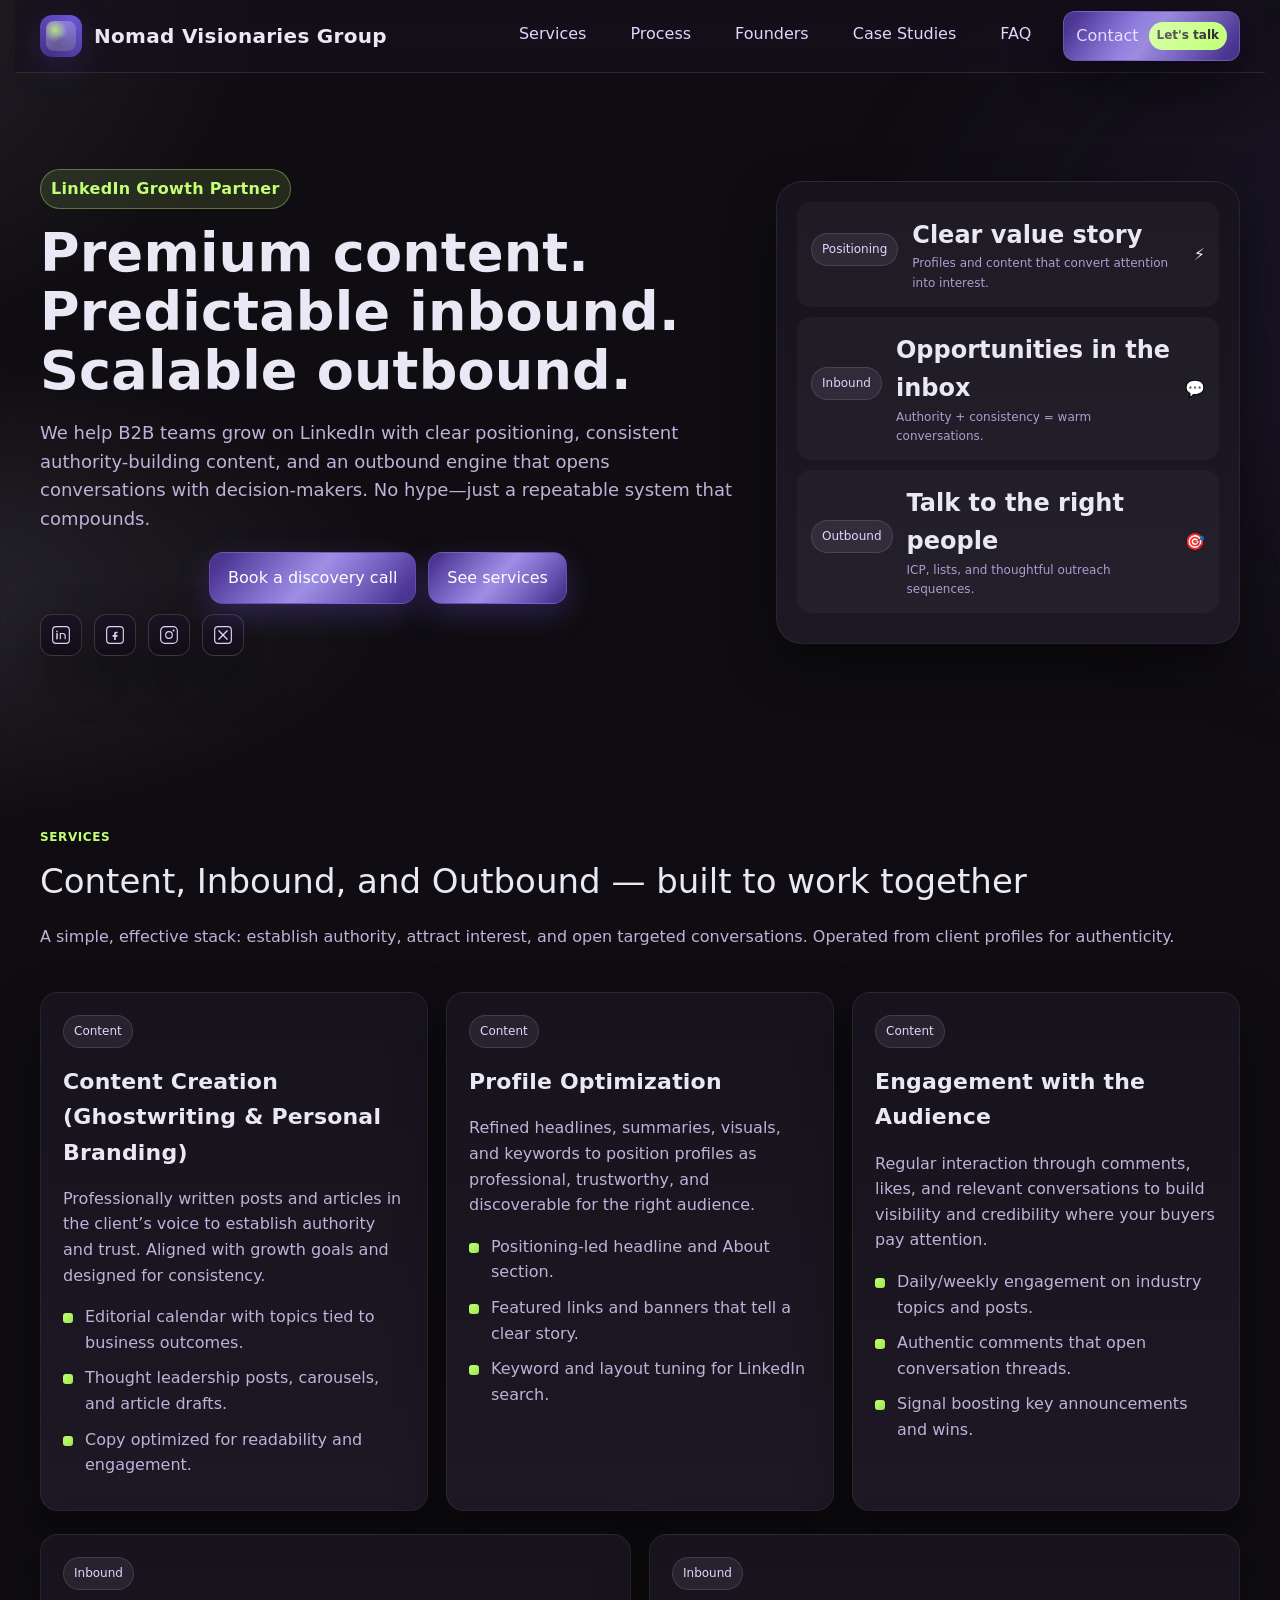
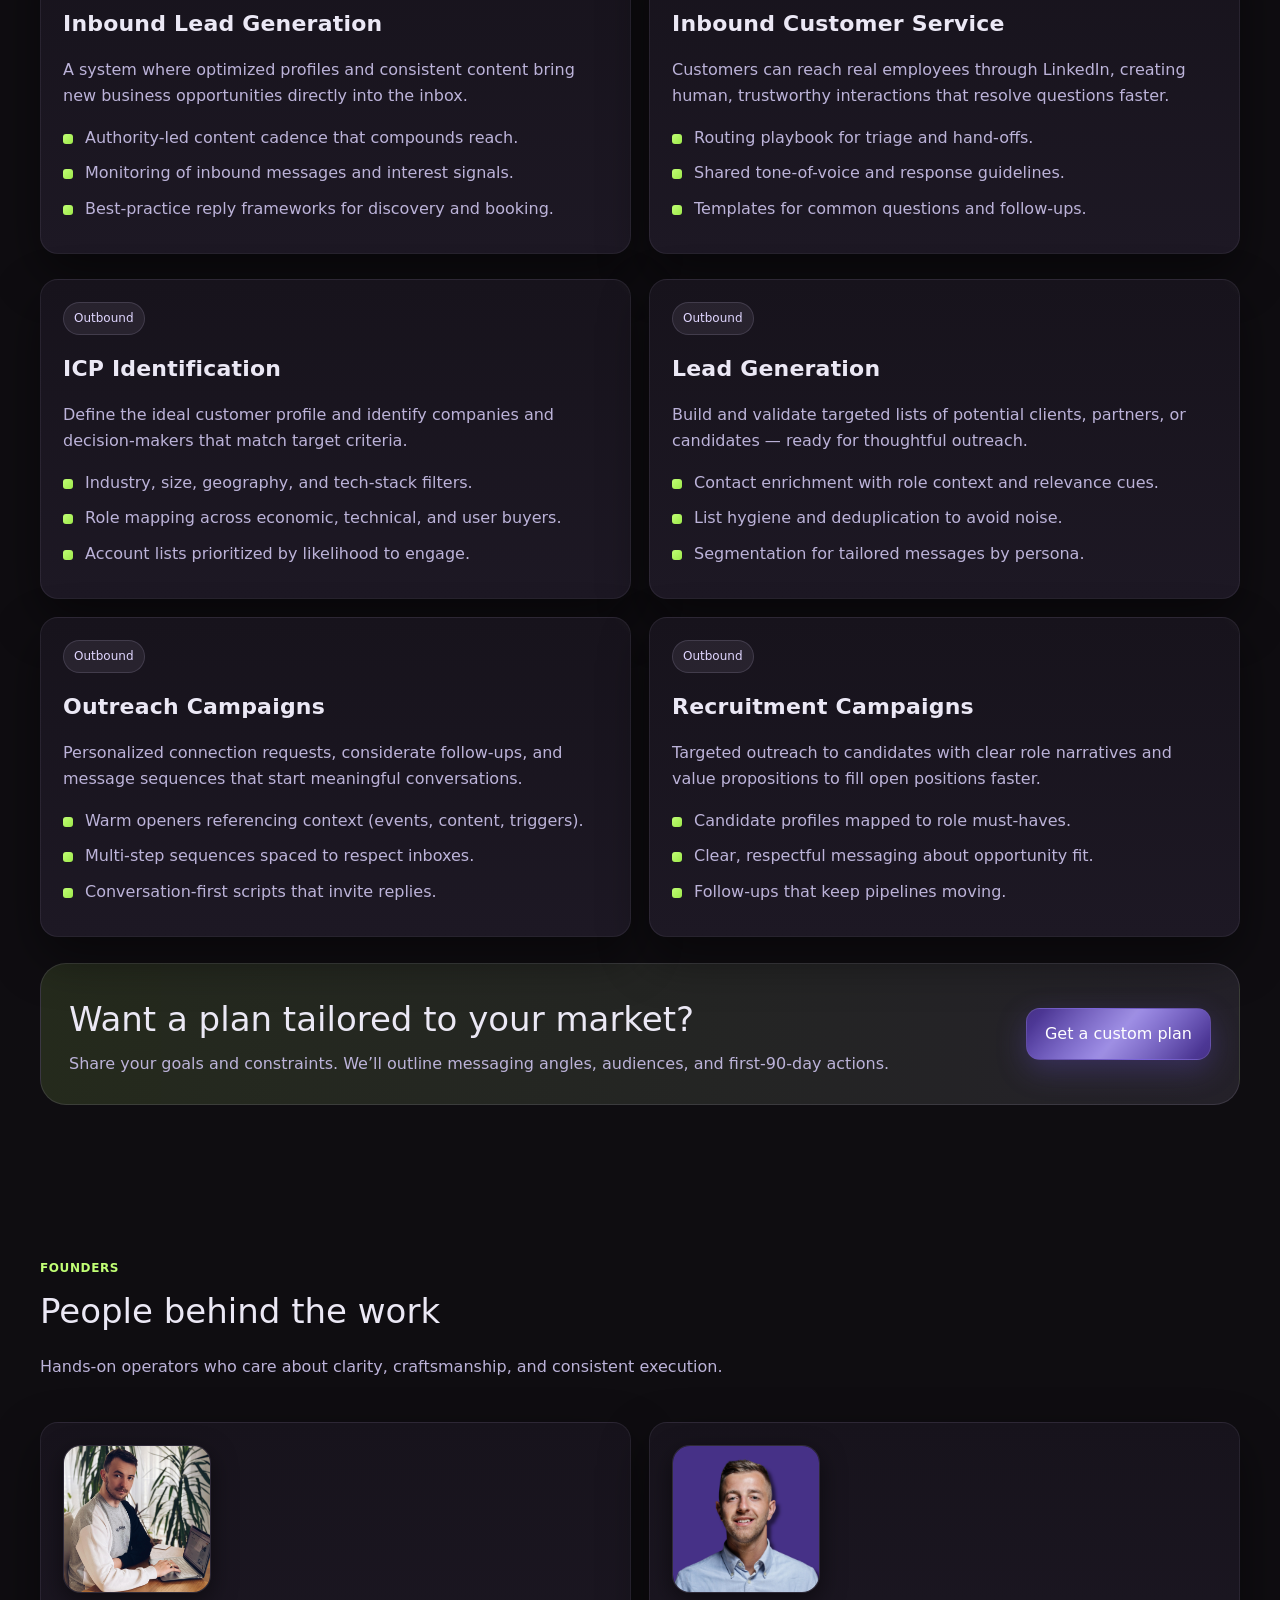
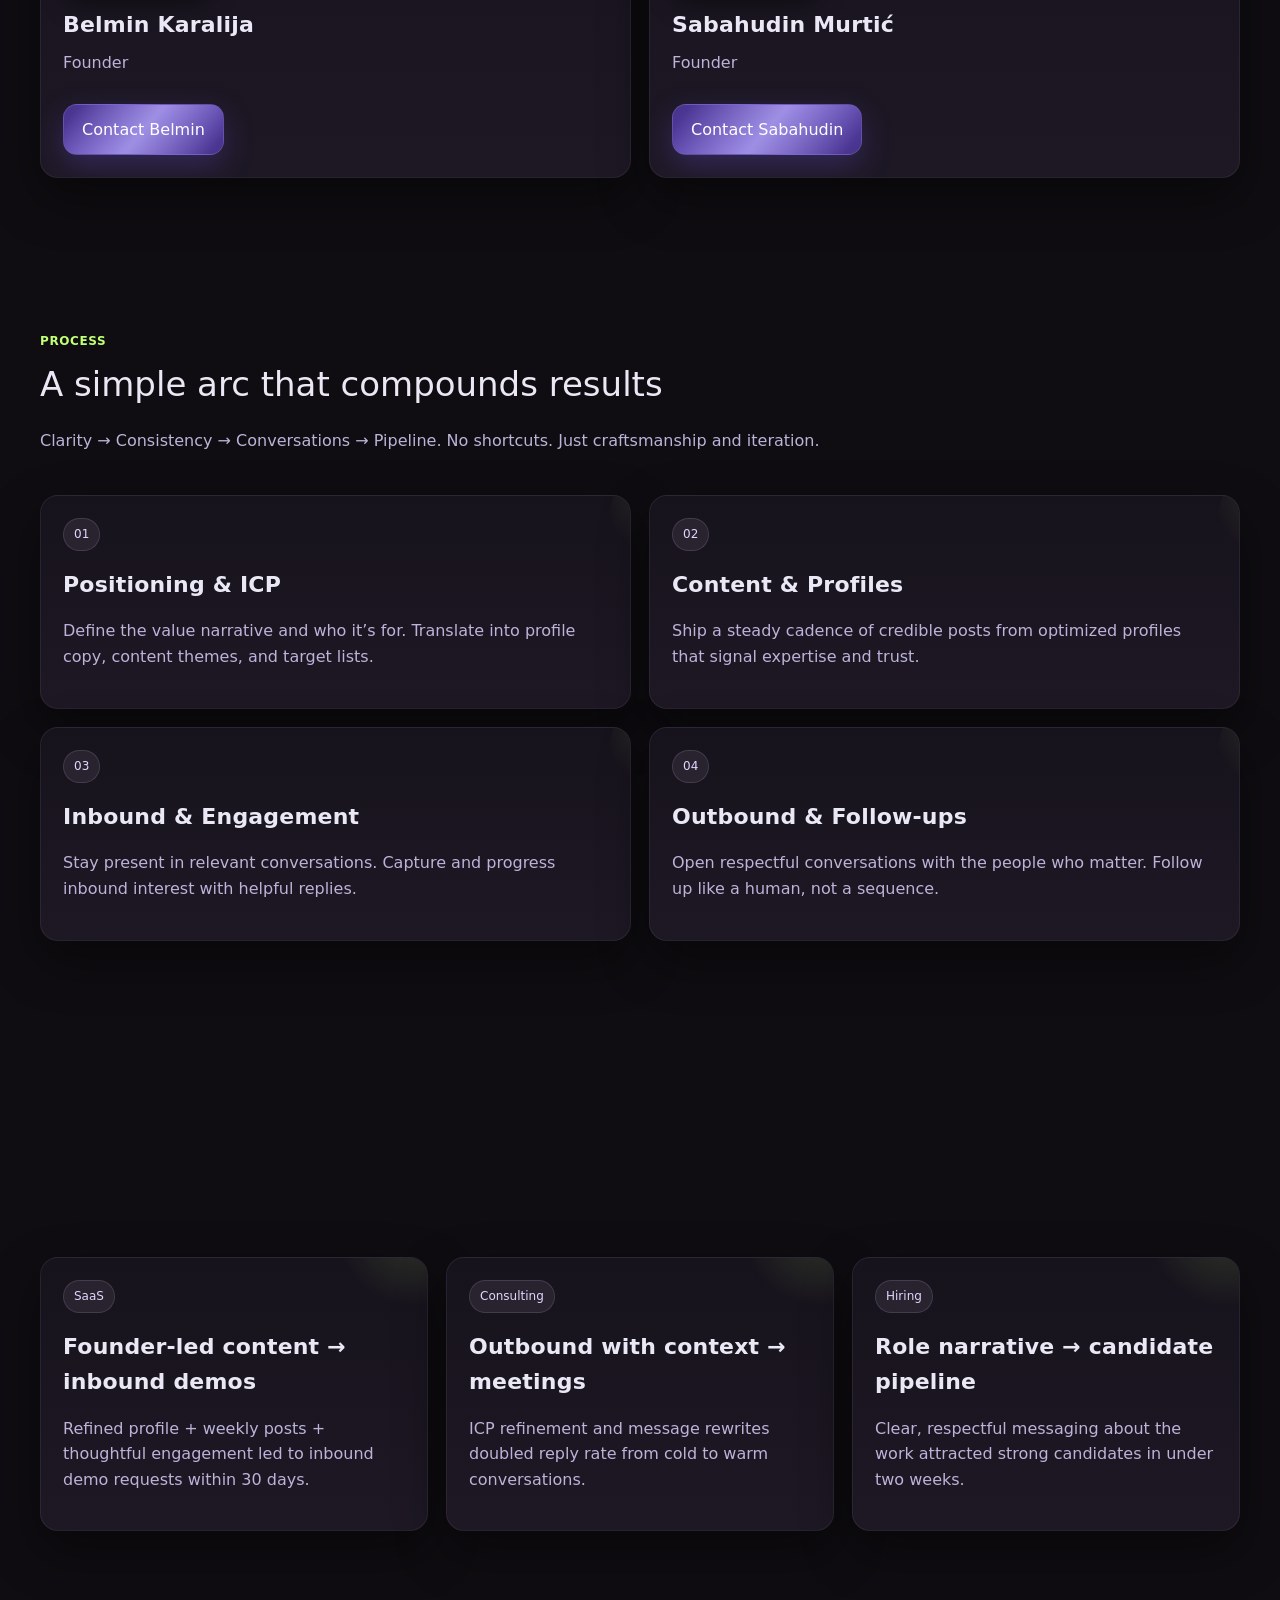
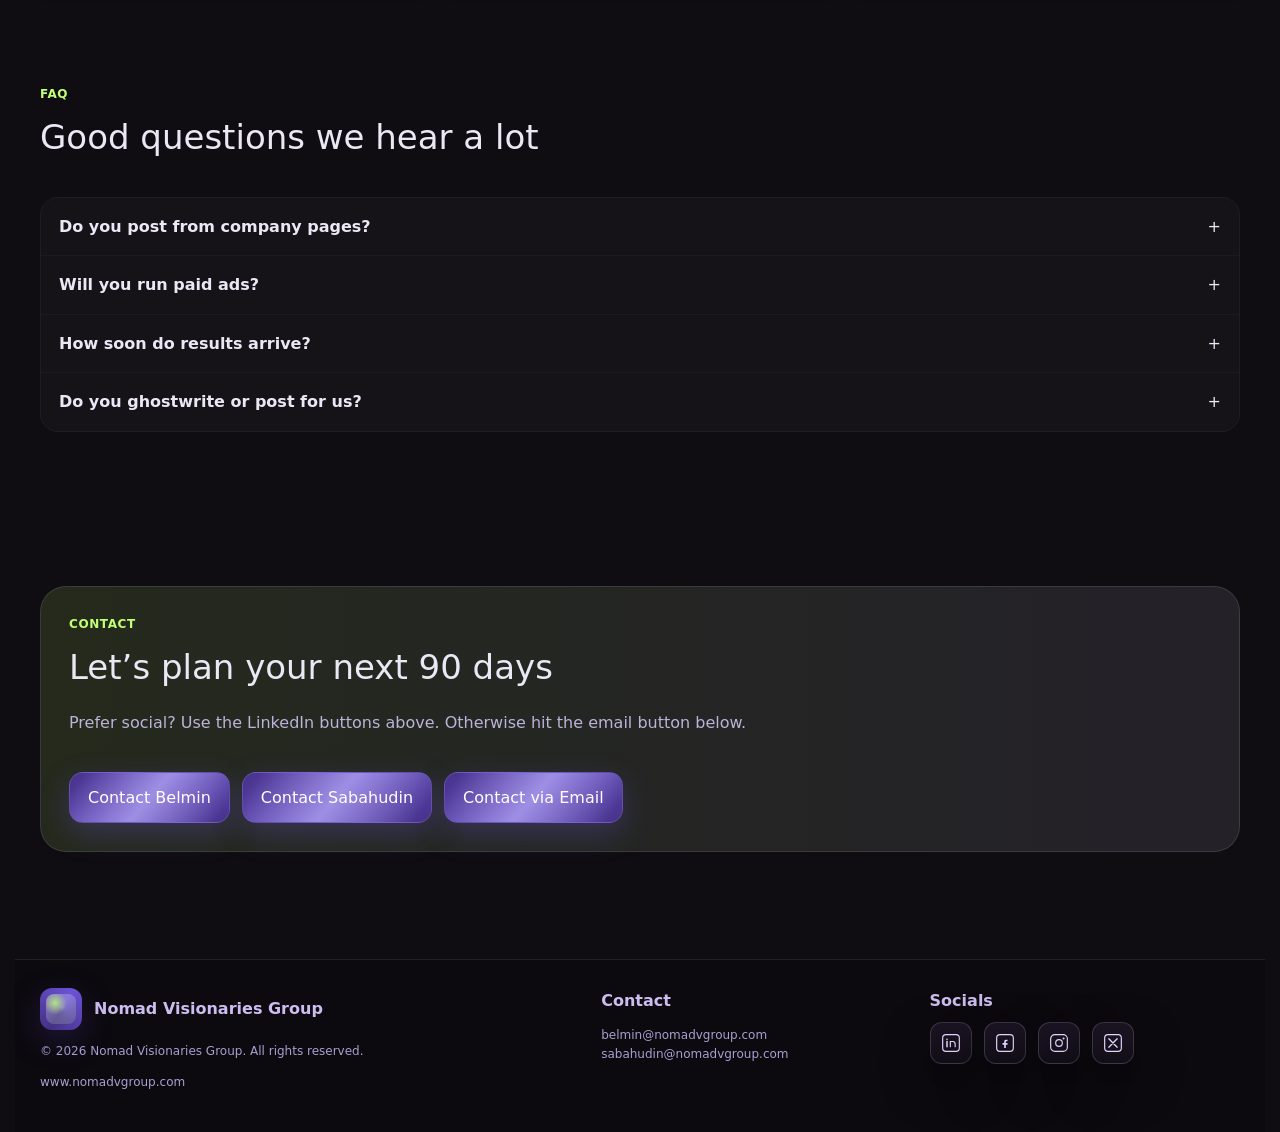
<file: index.html>
<!DOCTYPE html>
<html lang="en">
<head>
  <meta charset="utf-8" />
  <meta name="viewport" content="width=device-width, initial-scale=1" />
  <title>Nomad Visionaries Group — LinkedIn Growth Partner</title>
  <meta name="description" content="Nomad Visionaries Group helps B2B teams grow on LinkedIn with premium content, inbound systems, and outbound pipelines. Personal branding, ICP definition, lead generation, outreach, recruitment, and inbound customer service — all operated from client profiles." />
  <meta name="theme-color" content="#463187" />
  <link rel="canonical" href="https://www.nomadvgroup.com" />

  <!-- Open Graph -->
  <meta property="og:title" content="Nomad Visionaries Group — LinkedIn Growth Partner" />
  <meta property="og:description" content="Premium LinkedIn content, inbound, and outbound systems for predictable growth." />
  <meta property="og:url" content="https://www.nomadvgroup.com" />
  <meta property="og:type" content="website" />

  <style>
    :root{
      --purple:#463187;
      --purple-700:#37276b;
      --light-purple:#e0d6ff;
      --black:#2c262e;
      --green:#c1ff75;
      --white:#fff;
      --bg:#0f0d11;
      --text:#ebe8f5;
      --muted:#bcb3d9;
      --card:#17131c;
      --card-2:#1d1824;
      --shadow:0 20px 50px rgba(0,0,0,.45);
      --radius:18px;
      --radius-lg:26px;
      --maxw:1200px;
      --blur:14px;
      --safe:15px; /* universal side padding */
    }

    *,*::before,*::after{box-sizing:border-box}
    html,body{margin:0;padding:0}
    img{display:block;max-width:100%}
    a{text-decoration:none;color:inherit}
    button{font:inherit}

    body{
      font-family: ui-sans-serif, system-ui, -apple-system, Segoe UI, Roboto, Helvetica, Arial, "Apple Color Emoji","Segoe UI Emoji";
      background:
        radial-gradient(1200px 600px at 80% -20%, rgba(193,255,117,.10), transparent 60%),
        radial-gradient(900px 400px at -10% 10%, rgba(224,214,255,.12), transparent 60%),
        var(--bg);
      color:var(--text);
      line-height:1.6;
      overflow-x:hidden;
      padding-inline:var(--safe); /* breathing room on both sides */
    }

    .container{max-width:var(--maxw); margin-inline:auto; padding-inline:0}

    /* Header */
    .header{position:sticky; top:0; z-index:50; backdrop-filter:saturate(180%) blur(var(--blur)); background:rgba(22,18,28,.55); border-bottom:1px solid rgba(224,214,255,.12)}
    .nav{display:flex; align-items:center; justify-content:space-between; min-height:72px}
    .brand{display:flex; align-items:center; gap:12px}
    .logo{width:42px; height:42px; background: conic-gradient(from 210deg, var(--purple), #6b53d6, var(--purple)); border-radius:12px; position:relative; box-shadow:0 10px 30px rgba(70,49,135,.35)}
    .logo::after{content:""; position:absolute; inset:6px; border-radius:8px; background: radial-gradient(circle at 30% 30%, rgba(193,255,117,.8), transparent 40%), linear-gradient(145deg, rgba(224,214,255,.35), rgba(193,255,117,.15)); mix-blend: screen}
    .brand h1{font-size: clamp(16px, 2.2vw, 20px); letter-spacing:.3px; font-weight:700}

    .nav-links{display:flex; gap:20px}
    .nav-links a{padding:10px 12px; border-radius:12px; color:var(--light-purple); position:relative}
    .nav-links a::after{content:""; position:absolute; left:12px; right:12px; bottom:6px; height:2px; background:linear-gradient(90deg, transparent, var(--green), transparent); transform:scaleX(0); transform-origin:center; transition:transform .35s ease}
    .nav-links a:hover{color:var(--white)}
    .nav-links a:hover::after{transform:scaleX(1)}

    .cta-btn{display:inline-flex; align-items:center; gap:10px; padding:12px 18px; border-radius:14px; border:1px solid rgba(224,214,255,.2); background: linear-gradient(120deg, var(--purple), #6b53d6 40%, var(--purple)); box-shadow:var(--shadow); position:relative; overflow:hidden; cursor:pointer}
    .cta-btn span.badge{background: var(--green); color:#17171a; padding:4px 8px; border-radius:999px; font-size:12px; font-weight:700}
    .cta-btn::before{content:""; position:absolute; inset:-120% -40%; background: linear-gradient(120deg, rgba(255,255,255,.00) 30%, rgba(255,255,255,.35) 50%, rgba(255,255,255,.00) 70%); transform:rotate(8deg);}
    .cta-btn:hover::before{animation:sheen .9s ease}

    @keyframes sheen{from{transform:translateX(-60%) rotate(8deg)}to{transform:translateX(60%) rotate(8deg)}}

    .hamburger{display:none; width:42px; height:42px; border-radius:12px; border:1px solid rgba(224,214,255,.15); background:linear-gradient(180deg, #1a1422, #120e17); align-items:center; justify-content:center; cursor:pointer}
    .hamburger svg{width:22px; height:22px}

    /* Buttons */
    .btn,.faq-q{cursor:pointer}
    .btn{display:inline-flex; align-items:center; gap:10px; padding:12px 18px; border-radius:14px; border:1px solid rgba(224,214,255,.14); position:relative; overflow:hidden; transition: transform .25s cubic-bezier(.2,.8,.2,1), box-shadow .25s ease, border-color .25s ease}
    .btn.primary{background: linear-gradient(135deg, var(--purple) 0%, #6b53d6 50%, var(--purple) 100%); color:white; box-shadow:0 10px 30px rgba(107,83,214,.3)}
    .btn::before{content:""; position:absolute; inset:-120% -40%; background: linear-gradient(120deg, rgba(255,255,255,.00) 30%, rgba(255,255,255,.35) 50%, rgba(255,255,255,.00) 70%); transform:rotate(8deg)}
    .btn:hover{transform: translateY(-2px); box-shadow:0 16px 40px rgba(107,83,214,.35); border-color:rgba(224,214,255,.35)}
    .btn:hover::before{animation:sheen .9s ease}
    .btn:active{transform: translateY(0)}

    /* Utility row for centered actions */
    .actions{display:flex; gap:12px; flex-wrap:wrap; justify-content:center}

    /* Hero */
    .hero{position:relative; padding: clamp(56px, 8vw, 96px) 0}
    .hero::before{content:""; position:absolute; inset:-20% -10% -10% -10%; background:
      radial-gradient(800px 400px at 70% -20%, rgba(193,255,117,.08), transparent 40%),
      radial-gradient(900px 600px at -10% 10%, rgba(224,214,255,.12), transparent 60%),
      radial-gradient(1200px 800px at 110% 40%, rgba(70,49,135,.25), transparent 60%);
      filter: blur(20px); z-index:-1; animation:bgShift 18s ease-in-out infinite alternate}
    @keyframes bgShift{from{transform: translateY(0)}to{transform: translateY(-18px)}}

    .hero-grid{display:grid; grid-template-columns: 1.2fr .8fr; gap: clamp(20px, 4vw, 40px); align-items:center}
    .eyebrow{display:inline-flex; align-items:center; gap:8px; padding:6px 10px; border-radius:999px; background:rgba(193,255,117,.12); color:var(--green); border:1px solid rgba(193,255,117,.35); font-weight:700; letter-spacing:.3px}
    .hero h2{font-size: clamp(32px, 5vw, 54px); line-height:1.1; margin:14px 0; letter-spacing:.2px}
    .hero p{color:var(--muted); font-size: clamp(16px, 2vw, 18px)}
    .hero-cta{display:flex; gap:12px; flex-wrap:wrap; margin-top:18px}

    .hero-card{background: linear-gradient(180deg, var(--card), var(--card-2)); border:1px solid rgba(224,214,255,.08); padding:20px; border-radius:var(--radius-lg); box-shadow:var(--shadow); perspective:1000px}
    .metric{display:grid; grid-template-columns: auto 1fr auto; gap:14px; align-items:center; padding:14px; border-radius:14px; background:rgba(224,214,255,.04); margin-bottom:10px; transform: translateZ(0); will-change: transform}
    .metric strong{font-size:24px}

    /* Social icons */
    .socials{display:flex; gap:12px; align-items:center; flex-wrap:wrap; margin-top:10px}
    .socials a{width:42px; height:42px; display:grid; place-items:center; border-radius:12px; border:1px solid rgba(224,214,255,.18); background:linear-gradient(180deg, #1a1422, #120e17); box-shadow:var(--shadow); transition:transform .2s ease, border-color .2s ease, box-shadow .3s ease}
    .socials a:hover{transform:translateY(-2px); border-color:rgba(193,255,117,.5); box-shadow:0 18px 36px rgba(193,255,117,.18)}
    .socials a svg{width:20px; height:20px}

    /* Sections */
    section{padding: clamp(48px, 6vw, 80px) 0; position:relative}
    .section-head{display:flex; align-items:flex-end; justify-content:space-between; gap:18px; margin-bottom:26px}
    .kicker{color:var(--green); font-weight:800; letter-spacing:.6px; text-transform:uppercase; font-size:12px}
    .h3{font-size: clamp(24px, 3.5vw, 34px); margin:6px 0}
    .desc{color:var(--muted)}

    .grid{display:grid; gap:18px}
    .grid.cols-3{grid-template-columns: repeat(3, 1fr)}
    .grid.cols-2{grid-template-columns: repeat(2, 1fr)}

    .card{background:linear-gradient(180deg, var(--card), var(--card-2)); border:1px solid rgba(224,214,255,.08); padding:22px; border-radius:var(--radius); box-shadow:var(--shadow); position:relative; overflow:hidden; transform: translateZ(0); will-change: transform}
    .card::after{content:""; position:absolute; inset: -30% -30% auto auto; width:200px; height:200px; background: radial-gradient(circle at 30% 30%, rgba(193,255,117,.15), transparent 40%); transform: rotate(15deg)}
    .card h4{font-size: clamp(18px, 2.4vw, 22px); margin:6px 0 10px; letter-spacing:.2px}
    .card p{color:var(--muted)}
    .chip{display:inline-flex; align-items:center; gap:8px; padding:6px 10px; border-radius:999px; background:rgba(224,214,255,.08); color:var(--light-purple); border:1px solid rgba(224,214,255,.14); font-size:12px; margin-bottom:10px}

    ul.clean{margin:10px 0 0 0; padding:0; list-style:none}
    ul.clean li{padding-left:22px; position:relative; margin:10px 0; color:var(--muted)}
    ul.clean li::before{content:""; position:absolute; left:0; top:9px; width:10px; height:10px; border-radius:3px; background:linear-gradient(135deg, var(--green), #9de84a)}

    /* Founders */
    #founders .grid{align-items:stretch}
    .founder-card{display:flex; flex-direction:column; align-items:flex-start; gap:12px}
    .founder-card .avatar{width:148px; height:148px; object-fit:cover; border-radius:18px; border:1px solid rgba(224,214,255,.14); background:#120e17; box-shadow:0 8px 24px rgba(0,0,0,.5)}
    .founder-card h4{margin:2px 0 0}
    .founder-card .desc{margin-top:-4px}

    /* FAQ */
    .faq{border:1px solid rgba(224,214,255,.08); border-radius:var(--radius); overflow:hidden}
    .faq-item{border-top:1px solid rgba(224,214,255,.06)}
    .faq-item:first-child{border-top:none}
    .faq-q{display:flex; justify-content:space-between; gap:12px; align-items:center; padding:16px 18px; background:rgba(224,214,255,.03)}
    .faq-a{padding:0 18px 16px; color:var(--muted); display:none}

    /* CTA band */
    .band{padding:28px; border-radius:var(--radius-lg); background:linear-gradient(90deg, rgba(193,255,117,.12), rgba(224,214,255,.10)); border:1px solid rgba(224,214,255,.12); display:flex; flex-wrap:wrap; gap:16px; align-items:center; justify-content:space-between}

    /* Footer */
    footer{border-top:1px solid rgba(224,214,255,.1); background:#0c0a0f; padding:28px 0; margin-top:30px; color:#cbbdf0}
    .footer-grid{display:grid; grid-template-columns: 1.4fr .8fr .8fr; gap:18px}
    .mini{font-size:12px; color:#a99fd0}

    .reveal{opacity:0; transform:translateY(16px); transition:opacity .7s cubic-bezier(.2,.8,.2,1), transform .7s cubic-bezier(.2,.8,.2,1)}
    .reveal.show{opacity:1; transform:none}

    @media (prefers-reduced-motion: reduce){
      .reveal, .btn, .cta-btn, .card, .metric, .hero::before{transition:none !important; animation:none !important}
    }

    @media (max-width: 980px){
      .hero-grid{grid-template-columns:1fr}
      .grid.cols-3{grid-template-columns: 1fr 1fr}
      .grid.cols-2{grid-template-columns: 1fr}
      .footer-grid{grid-template-columns: 1fr 1fr}
    }
    @media (max-width: 700px){
      .nav-links{display:none}
      .hamburger{display:inline-flex}
      .footer-grid{grid-template-columns:1fr}
    }
  </style>
</head>
<body>
  <!-- Header -->
  <header class="header" id="top">
    <div class="container nav">
      <a class="brand" href="#top" aria-label="Nomad Visionaries Group home">
        <div class="logo" aria-hidden="true"></div>
        <h1>Nomad Visionaries Group</h1>
      </a>
      <nav class="nav-links" aria-label="Primary">
        <a href="#services">Services</a>
        <a href="#process">Process</a>
        <a href="#founders">Founders</a>
        <a href="#cases">Case Studies</a>
        <a href="#faq">FAQ</a>
        <a href="#contact" class="cta-btn"><span>Contact</span> <span class="badge">Let's talk</span></a>
      </nav>
      <button class="hamburger" id="hamburger" aria-label="Menu" aria-expanded="false">
        <svg viewBox="0 0 24 24" fill="none" xmlns="http://www.w3.org/2000/svg"><path d="M3 6h18M3 12h18M3 18h18" stroke="#e0d6ff" stroke-width="2" stroke-linecap="round"/></svg>
      </button>
    </div>
  </header>

  <main>
    <!-- Hero -->
    <section class="hero">
      <div class="container">
        <div class="hero-grid">
          <div class="reveal" data-stagger>
            <span class="eyebrow">LinkedIn Growth Partner</span>
            <h2>Premium content. Predictable inbound. Scalable outbound.</h2>
            <p>We help B2B teams grow on LinkedIn with clear positioning, consistent authority-building content, and an outbound engine that opens conversations with decision-makers. No hype—just a repeatable system that compounds.</p>
            <div class="hero-cta actions">
              <a href="#contact" class="btn primary magnetic">Book a discovery call</a>
              <a href="#services" class="btn primary magnetic">See services</a>
            </div>
            <div class="socials hero-socials" aria-label="Social profiles">
              <a class="social linkedin" href="https://www.linkedin.com/company/nomadvgroup" target="_blank" rel="noopener" aria-label="LinkedIn" title="LinkedIn"></a>
              <a class="social facebook" href="#" target="_blank" rel="noopener" aria-label="Facebook" title="Facebook"></a>
              <a class="social instagram" href="#" target="_blank" rel="noopener" aria-label="Instagram" title="Instagram"></a>
              <a class="social x" href="#" target="_blank" rel="noopener" aria-label="X (Twitter)" title="X"></a>
            </div>
          </div>

          <aside class="hero-card reveal" aria-label="Highlights" data-tilt>
            <div class="metric">
              <div class="chip">Positioning</div>
              <div>
                <strong>Clear value story</strong>
                <div class="mini">Profiles and content that convert attention into interest.</div>
              </div>
              <div aria-hidden="true">⚡</div>
            </div>
            <div class="metric">
              <div class="chip">Inbound</div>
              <div>
                <strong>Opportunities in the inbox</strong>
                <div class="mini">Authority + consistency = warm conversations.</div>
              </div>
              <div aria-hidden="true">💬</div>
            </div>
            <div class="metric">
              <div class="chip">Outbound</div>
              <div>
                <strong>Talk to the right people</strong>
                <div class="mini">ICP, lists, and thoughtful outreach sequences.</div>
              </div>
              <div aria-hidden="true">🎯</div>
            </div>
          </aside>
        </div>
      </div>
    </section>

    <!-- Services -->
    <section id="services">
      <div class="container">
        <div class="section-head reveal" data-stagger>
          <div>
            <div class="kicker">Services</div>
            <div class="h3">Content, Inbound, and Outbound — built to work together</div>
            <p class="desc">A simple, effective stack: establish authority, attract interest, and open targeted conversations. Operated from client profiles for authenticity.</p>
          </div>
        </div>

        <div class="grid cols-3">
          <article class="card reveal" aria-labelledby="s1" data-tilt>
            <div class="chip">Content</div>
            <h4 id="s1">Content Creation (Ghostwriting & Personal Branding)</h4>
            <p>Professionally written posts and articles in the client’s voice to establish authority and trust. Aligned with growth goals and designed for consistency.</p>
            <ul class="clean">
              <li>Editorial calendar with topics tied to business outcomes.</li>
              <li>Thought leadership posts, carousels, and article drafts.</li>
              <li>Copy optimized for readability and engagement.</li>
            </ul>
          </article>

          <article class="card reveal" aria-labelledby="s2" data-tilt>
            <div class="chip">Content</div>
            <h4 id="s2">Profile Optimization</h4>
            <p>Refined headlines, summaries, visuals, and keywords to position profiles as professional, trustworthy, and discoverable for the right audience.</p>
            <ul class="clean">
              <li>Positioning-led headline and About section.</li>
              <li>Featured links and banners that tell a clear story.</li>
              <li>Keyword and layout tuning for LinkedIn search.</li>
            </ul>
          </article>

          <article class="card reveal" aria-labelledby="s3" data-tilt>
            <div class="chip">Content</div>
            <h4 id="s3">Engagement with the Audience</h4>
            <p>Regular interaction through comments, likes, and relevant conversations to build visibility and credibility where your buyers pay attention.</p>
            <ul class="clean">
              <li>Daily/weekly engagement on industry topics and posts.</li>
              <li>Authentic comments that open conversation threads.</li>
              <li>Signal boosting key announcements and wins.</li>
            </ul>
          </article>
        </div>

        <!-- Inbound -->
        <div class="grid cols-2" style="margin-top:24px">
          <article class="card reveal" aria-labelledby="s4" data-tilt>
            <div class="chip">Inbound</div>
            <h4 id="s4">Inbound Lead Generation</h4>
            <p>A system where optimized profiles and consistent content bring new business opportunities directly into the inbox.</p>
            <ul class="clean">
              <li>Authority-led content cadence that compounds reach.</li>
              <li>Monitoring of inbound messages and interest signals.</li>
              <li>Best-practice reply frameworks for discovery and booking.</li>
            </ul>
          </article>

          <article class="card reveal" aria-labelledby="s5" data-tilt>
            <div class="chip">Inbound</div>
            <h4 id="s5">Inbound Customer Service</h4>
            <p>Customers can reach real employees through LinkedIn, creating human, trustworthy interactions that resolve questions faster.</p>
            <ul class="clean">
              <li>Routing playbook for triage and hand-offs.</li>
              <li>Shared tone-of-voice and response guidelines.</li>
              <li>Templates for common questions and follow-ups.</li>
            </ul>
          </article>
        </div>

        <!-- Outbound -->
        <div class="grid cols-2" style="margin-top:24px">
          <article class="card reveal" aria-labelledby="s6" data-tilt>
            <div class="chip">Outbound</div>
            <h4 id="s6">ICP Identification</h4>
            <p>Define the ideal customer profile and identify companies and decision-makers that match target criteria.</p>
            <ul class="clean">
              <li>Industry, size, geography, and tech-stack filters.</li>
              <li>Role mapping across economic, technical, and user buyers.</li>
              <li>Account lists prioritized by likelihood to engage.</li>
            </ul>
          </article>

          <article class="card reveal" aria-labelledby="s7" data-tilt>
            <div class="chip">Outbound</div>
            <h4 id="s7">Lead Generation</h4>
            <p>Build and validate targeted lists of potential clients, partners, or candidates — ready for thoughtful outreach.</p>
            <ul class="clean">
              <li>Contact enrichment with role context and relevance cues.</li>
              <li>List hygiene and deduplication to avoid noise.</li>
              <li>Segmentation for tailored messages by persona.</li>
            </ul>
          </article>

          <article class="card reveal" aria-labelledby="s8" data-tilt>
            <div class="chip">Outbound</div>
            <h4 id="s8">Outreach Campaigns</h4>
            <p>Personalized connection requests, considerate follow-ups, and message sequences that start meaningful conversations.</p>
            <ul class="clean">
              <li>Warm openers referencing context (events, content, triggers).</li>
              <li>Multi-step sequences spaced to respect inboxes.</li>
              <li>Conversation-first scripts that invite replies.</li>
            </ul>
          </article>

          <article class="card reveal" aria-labelledby="s9" data-tilt>
            <div class="chip">Outbound</div>
            <h4 id="s9">Recruitment Campaigns</h4>
            <p>Targeted outreach to candidates with clear role narratives and value propositions to fill open positions faster.</p>
            <ul class="clean">
              <li>Candidate profiles mapped to role must-haves.</li>
              <li>Clear, respectful messaging about opportunity fit.</li>
              <li>Follow-ups that keep pipelines moving.</li>
            </ul>
          </article>
        </div>

        <div class="band reveal" style="margin-top:26px">
          <div>
            <div class="h3" style="margin:0">Want a plan tailored to your market?</div>
            <p class="desc" style="margin:4px 0 0">Share your goals and constraints. We’ll outline messaging angles, audiences, and first-90-day actions.</p>
          </div>
          <a href="#contact" class="btn primary magnetic">Get a custom plan</a>
        </div>
      </div>
    </section>

    <!-- Founders -->
    <section id="founders">
      <div class="container">
        <div class="section-head reveal" data-stagger>
          <div>
            <div class="kicker">Founders</div>
            <div class="h3">People behind the work</div>
            <p class="desc">Hands-on operators who care about clarity, craftsmanship, and consistent execution.</p>
          </div>
        </div>
        <div class="grid cols-2">
          <article class="card reveal founder-card" data-tilt>
            <img class="avatar" src="belmin.jpg" alt="Belmin Karalija" loading="lazy" />
            <h4>Belmin Karalija</h4>
            <p class="desc">Founder</p>
            <a class="btn primary magnetic" href="https://www.linkedin.com/in/belmin-karalija-3b21b5187/" target="_blank" rel="noopener">Contact Belmin</a>
          </article>
          <article class="card reveal founder-card" data-tilt>
            <img class="avatar" src="sabahudin.png" alt="Sabahudin Murtić" loading="lazy" />
            <h4>Sabahudin Murtić</h4>
            <p class="desc">Founder</p>
            <a class="btn primary magnetic" href="https://www.linkedin.com/in/sabahudin-murtic/" target="_blank" rel="noopener">Contact Sabahudin</a>
          </article>
        </div>
      </div>
    </section>

    <!-- Process -->
    <section id="process">
      <div class="container">
        <div class="section-head reveal" data-stagger>
          <div>
            <div class="kicker">Process</div>
            <div class="h3">A simple arc that compounds results</div>
            <p class="desc">Clarity → Consistency → Conversations → Pipeline. No shortcuts. Just craftsmanship and iteration.</p>
          </div>
        </div>
        <div class="grid cols-2">
          <div class="card reveal" data-tilt>
            <div class="chip">01</div>
            <h4>Positioning & ICP</h4>
            <p class="desc">Define the value narrative and who it’s for. Translate into profile copy, content themes, and target lists.</p>
          </div>
          <div class="card reveal" data-tilt>
            <div class="chip">02</div>
            <h4>Content & Profiles</h4>
            <p class="desc">Ship a steady cadence of credible posts from optimized profiles that signal expertise and trust.</p>
          </div>
          <div class="card reveal" data-tilt>
            <div class="chip">03</div>
            <h4>Inbound & Engagement</h4>
            <p class="desc">Stay present in relevant conversations. Capture and progress inbound interest with helpful replies.</p>
          </div>
          <div class="card reveal" data-tilt>
            <div class="chip">04</div>
            <h4>Outbound & Follow-ups</h4>
            <p class="desc">Open respectful conversations with the people who matter. Follow up like a human, not a sequence.</p>
          </div>
        </div>
      </div>
    </section>

    <!-- Case Studies -->
    <section id="cases">
      <div class="container">
        <div class="section-head reveal" data-stagger>
          <div>
            <div class="kicker">Case Studies</div>
            <div class="h3">Selected outcomes</div>
            <p class="desc">Short snapshots to show the type of results this system drives. Replace with your own examples as they arrive.</p>
          </div>
        </div>
        <div class="grid cols-3">
          <article class="card reveal" data-tilt>
            <div class="chip">SaaS</div>
            <h4>Founder-led content → inbound demos</h4>
            <p class="desc">Refined profile + weekly posts + thoughtful engagement led to inbound demo requests within 30 days.</p>
          </article>
          <article class="card reveal" data-tilt>
            <div class="chip">Consulting</div>
            <h4>Outbound with context → meetings</h4>
            <p class="desc">ICP refinement and message rewrites doubled reply rate from cold to warm conversations.</p>
          </article>
          <article class="card reveal" data-tilt>
            <div class="chip">Hiring</div>
            <h4>Role narrative → candidate pipeline</h4>
            <p class="desc">Clear, respectful messaging about the work attracted strong candidates in under two weeks.</p>
          </article>
        </div>
      </div>
    </section>

    <!-- FAQ (restored) -->
    <section id="faq">
      <div class="container">
        <div class="section-head reveal" data-stagger>
          <div>
            <div class="kicker">FAQ</div>
            <div class="h3">Good questions we hear a lot</div>
          </div>
        </div>
        <div class="faq reveal" role="region" aria-label="Frequently Asked Questions">
          <div class="faq-item">
            <div class="faq-q" tabindex="0" aria-expanded="false"><strong>Do you post from company pages?</strong><span>+</span></div>
            <div class="faq-a">We prioritize real employee profiles to keep communication personal and effective. Company pages can be supported as needed.</div>
          </div>
          <div class="faq-item">
            <div class="faq-q" tabindex="0" aria-expanded="false"><strong>Will you run paid ads?</strong><span>+</span></div>
            <div class="faq-a">The core offer is organic content, inbound systems, and outbound conversations. Paid can be layered later if strategic.</div>
          </div>
          <div class="faq-item">
            <div class="faq-q" tabindex="0" aria-expanded="false"><strong>How soon do results arrive?</strong><span>+</span></div>
            <div class="faq-a">Expect momentum in weeks, with compounding effects over 60–90 days as positioning, content, and outreach synchronize.</div>
          </div>
          <div class="faq-item">
            <div class="faq-q" tabindex="0" aria-expanded="false"><strong>Do you ghostwrite or post for us?</strong><span>+</span></div>
            <div class="faq-a">We ghostwrite and operate from your employee profiles so it stays authentic and aligned with your brand.</div>
          </div>
        </div>
      </div>
    </section>

    <!-- Contact -->
    <section id="contact">
      <div class="container">
        <div class="band reveal" style="gap:20px">
          <div>
            <div class="kicker">Contact</div>
            <div class="h3" style="margin-top:6px">Let’s plan your next 90 days</div>
            <p class="desc">Prefer social? Use the LinkedIn buttons above. Otherwise hit the email button below.</p>
          </div>
          <div class="actions">
            <a class="btn primary magnetic" href="https://www.linkedin.com/in/belmin-karalija-3b21b5187/" target="_blank" rel="noopener">Contact Belmin</a>
            <a class="btn primary magnetic" href="https://www.linkedin.com/in/sabahudin-murtic/" target="_blank" rel="noopener">Contact Sabahudin</a>
            <a id="emailBtn" class="btn primary magnetic" href="#">Contact via Email</a>
          </div>
        </div>
      </div>
    </section>
  </main>

  <!-- Footer -->
  <footer>
    <div class="container footer-grid">
      <div>
        <div class="brand" style="margin-bottom:10px"><div class="logo"></div><strong>Nomad Visionaries Group</strong></div>
        <p class="mini">© <span id="year"></span> Nomad Visionaries Group. All rights reserved.</p>
        <p class="mini"><a href="https://www.nomadvgroup.com" target="_blank" rel="noopener">www.nomadvgroup.com</a></p>
      </div>
      <div>
        <strong>Contact</strong>
        <p class="mini"><a href="mailto:belmin@nomadvgroup.com">belmin@nomadvgroup.com</a><br/><a href="mailto:sabahudin@nomadvgroup.com">sabahudin@nomadvgroup.com</a></p>
      </div>
      <div>
        <strong>Socials</strong>
        <div class="socials" style="margin-top:8px">
          <a class="social linkedin" href="https://www.linkedin.com/company/nomadvgroup" target="_blank" rel="noopener" aria-label="LinkedIn" title="LinkedIn"></a>
          <a class="social facebook" href="#" target="_blank" rel="noopener" aria-label="Facebook" title="Facebook"></a>
          <a class="social instagram" href="#" target="_blank" rel="noopener" aria-label="Instagram" title="Instagram"></a>
          <a class="social x" href="#" target="_blank" rel="noopener" aria-label="X (Twitter)" title="X"></a>
        </div>
      </div>
    </div>
  </footer>

  <!-- Scripts -->
  <script>
    const reduceMotion = window.matchMedia('(prefers-reduced-motion: reduce)').matches;

    // Mobile menu
    const hamburger = document.getElementById('hamburger');
    const header = document.querySelector('.header');
    const navLinks = document.querySelector('.nav-links');
    if (hamburger){
      hamburger.addEventListener('click', () => {
        const open = navLinks.style.display === 'flex';
        navLinks.style.display = open ? 'none' : 'flex';
        navLinks.style.flexDirection = 'column';
        navLinks.style.background = '#120e17';
        navLinks.style.position = 'absolute';
        navLinks.style.top = header.offsetHeight + 'px';
        navLinks.style.right = '20px';
        navLinks.style.padding = '12px';
        navLinks.style.border = '1px solid rgba(224,214,255,.15)';
        navLinks.style.borderRadius = '16px';
        hamburger.setAttribute('aria-expanded', (!open).toString());
      });
    }

    // Smooth scroll
    document.querySelectorAll('a[href^="#"]').forEach(a => {
      a.addEventListener('click', e => {
        const target = document.querySelector(a.getAttribute('href'));
        if(target){
          e.preventDefault();
          target.scrollIntoView({behavior:'smooth', block:'start'});
        }
      });
    });

    // Reveal on scroll
    const io = new IntersectionObserver((entries)=>{
      entries.forEach(entry=>{
        if(entry.isIntersecting){
          const el = entry.target;
          el.classList.add('show');
          if(el.dataset.stagger !== undefined){
            const children = el.parentElement.querySelectorAll('.card, .metric');
            children.forEach((c, i)=>{
              c.style.transitionDelay = 60 * i + 'ms';
              c.classList.add('show');
            });
          }
          io.unobserve(el);
        }
      });
    }, {threshold: .12});
    document.querySelectorAll('.reveal').forEach(el=> io.observe(el));

    // Button ripple + magnetic
    const buttons = document.querySelectorAll('.btn, .cta-btn');
    buttons.forEach(btn => {
      btn.addEventListener('click', (e)=>{
        const r = document.createElement('span');
        r.style.position = 'absolute';
        r.style.inset = '0';
        r.style.borderRadius = 'inherit';
        r.style.background = 'radial-gradient(circle at ' + (e.offsetX||0) + 'px ' + (e.offsetY||0) + 'px, rgba(224,214,255,.35), rgba(224,214,255,0) 45%)';
        r.style.pointerEvents = 'none';
        r.style.opacity = '0';
        r.style.transition = 'opacity .6s ease';
        btn.appendChild(r);
        requestAnimationFrame(()=>{ r.style.opacity = '1'; });
        setTimeout(()=>{ r.style.opacity = '0'; setTimeout(()=> r.remove(), 400); }, 120);
      });

      if(!reduceMotion && matchMedia('(hover:hover)').matches && btn.classList.contains('magnetic')){
        const strength = 14;
        btn.addEventListener('mousemove', (e)=>{
          const rect = btn.getBoundingClientRect();
          const x = e.clientX - rect.left - rect.width/2;
          const y = e.clientY - rect.top - rect.height/2;
          btn.style.transform = `translate(${x/strength}px, ${y/strength}px)`;
        });
        btn.addEventListener('mouseleave', ()=>{ btn.style.transform = ''; });
      }
    });

    // 3D tilt
    if(!reduceMotion && matchMedia('(hover:hover)').matches){
      document.querySelectorAll('[data-tilt]').forEach(card =>{
        const maxTilt = 7;
        const reset = ()=>{ card.style.transform = ''; card.style.transition = 'transform .18s ease'; }
        card.addEventListener('mousemove', (e)=>{
          const r = card.getBoundingClientRect();
          const px = (e.clientX - r.left) / r.width - .5;
          const py = (e.clientY - r.top) / r.height - .5;
          const rx = (py * -maxTilt).toFixed(2);
          const ry = (px *  maxTilt).toFixed(2);
          card.style.transform = `perspective(900px) rotateX(${rx}deg) rotateY(${ry}deg) translateZ(0)`;
          card.style.transition = 'transform 0s';
        });
        card.addEventListener('mouseleave', reset);
      });
    }

    // FAQ toggles (+ to –)
    document.querySelectorAll('.faq-q').forEach(q => {
      q.addEventListener('click', () => {
        const a = q.nextElementSibling;
        const open = a.style.display === 'block';
        a.style.display = open ? 'none' : 'block';
        q.setAttribute('aria-expanded', (!open).toString());
        const symbol = q.querySelector('span');
        if(symbol){ symbol.textContent = open ? '+' : '–'; }
      });
      q.addEventListener('keydown', (e)=>{ if(e.key==='Enter' || e.key===' '){ e.preventDefault(); q.click(); } });
    });

    // Year
    document.getElementById('year').textContent = new Date().getFullYear();

    // Inline SVG icons for socials
    const iconSVGs = {
      linkedin: '<svg viewBox="0 0 24 24" fill="none" xmlns="http://www.w3.org/2000/svg"><rect x="2" y="2" width="20" height="20" rx="4" stroke="#e0d6ff" stroke-width="1.4"/><path d="M7.2 10.2v6.2M7.2 7.6v.2" stroke="#e0d6ff" stroke-width="1.8" stroke-linecap="round"/><path d="M11.2 16.4v-6.2h2.8m0 0a3 3 0 013 3v3.2" stroke="#e0d6ff" stroke-width="1.4" stroke-linecap="round"/></svg>',
      facebook: '<svg viewBox="0 0 24 24" fill="none" xmlns="http://www.w3.org/2000/svg"><rect x="2" y="2" width="20" height="20" rx="4" stroke="#e0d6ff" stroke-width="1.4"/><path d="M13 10h2V8h-2c-1.1 0-2 .9-2 2v2H9v2h2v4h2v-4h2v-2h-2v-2z" fill="#e0d6ff"/></svg>',
      instagram: '<svg viewBox="0 0 24 24" fill="none" xmlns="http://www.w3.org/2000/svg"><rect x="2" y="2" width="20" height="20" rx="5" stroke="#e0d6ff" stroke-width="1.4"/><circle cx="12" cy="12" r="4" stroke="#e0d6ff" stroke-width="1.4"/><circle cx="17.5" cy="6.5" r="1.2" fill="#e0d6ff"/></svg>',
      x: '<svg viewBox="0 0 24 24" fill="none" xmlns="http://www.w3.org/2000/svg"><rect x="2" y="2" width="20" height="20" rx="4" stroke="#e0d6ff" stroke-width="1.4"/><path d="M7 7l10 10M17 7L7 17" stroke="#e0d6ff" stroke-width="1.6" stroke-linecap="round"/></svg>'
    };
    document.querySelectorAll('.socials a').forEach(a=>{
      const cls = Array.from(a.classList).find(c=> iconSVGs[c]);
      if(cls){ a.innerHTML = iconSVGs[cls]; }
    });

    // Prefilled email (To + CC)
    const emailBtn = document.getElementById('emailBtn');
    const subject = encodeURIComponent('Website Inquiry — Your Name / Company');
    const body = encodeURIComponent(
`Hi Nomad Visionaries Group,

I’m interested in (briefly describe need).
Company:
Website/LinkedIn:
Ideal start date:
Notes:

Thanks!`
    );
    if(emailBtn){
      emailBtn.href = `mailto:belmin@nomadvgroup.com?cc=sabahudin@nomadvgroup.com&subject=${subject}&body=${body}`;
    }
  </script>
</body>
</html>
</file>
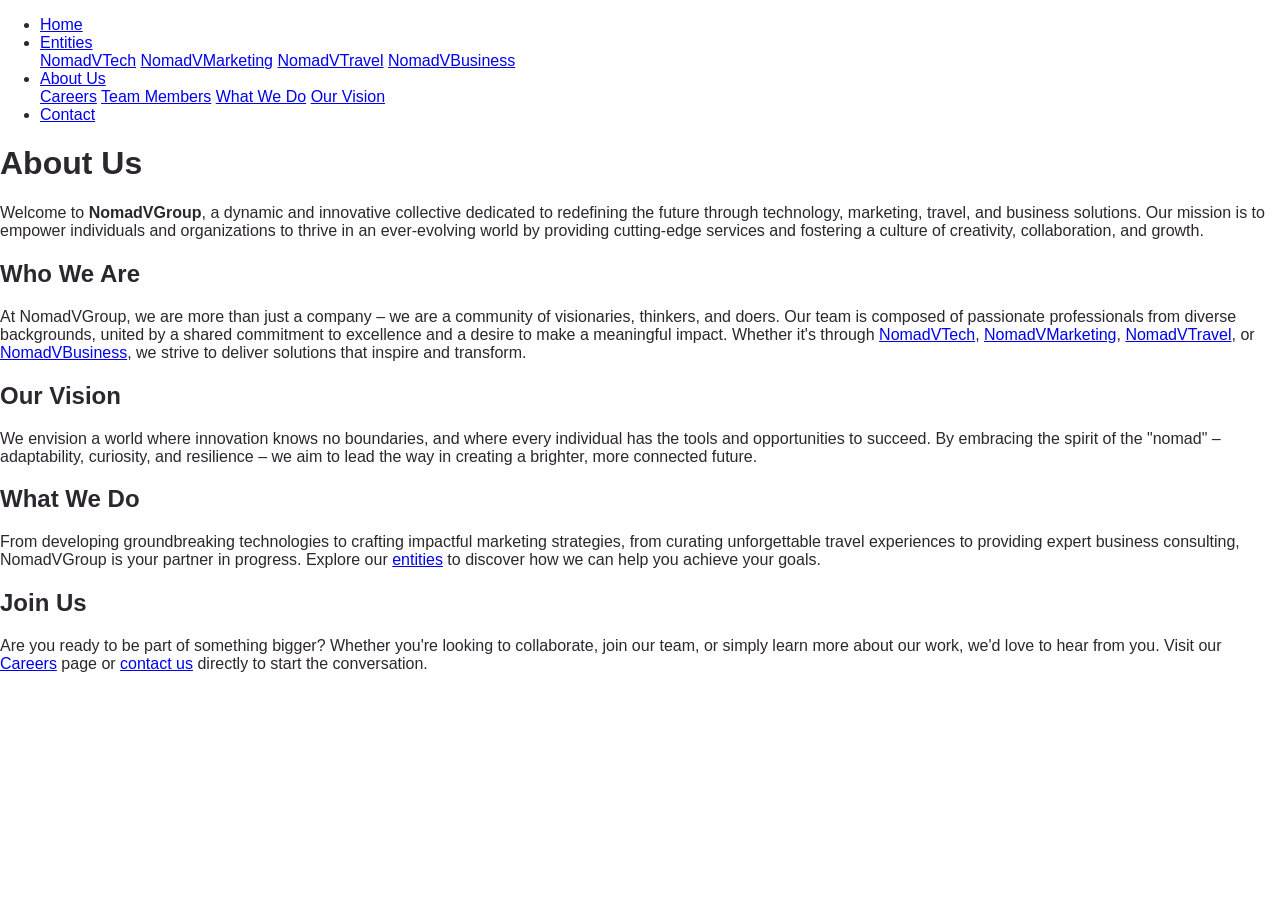
<file: about.html>
<!DOCTYPE html>
<html lang="en">
<head>
    <meta charset="UTF-8">
    <meta name="viewport" content="width=device-width, initial-scale=1.0">
    <title>NomadVGroup - About Us</title>
    <link rel="stylesheet" href="styles.css">
</head>
<body>
    <nav>
        <ul>
            <li><a href="index.html">Home</a></li>
            <li class="dropdown">
                <a href="entities.html">Entities</a>
                <div class="dropdown-content">
                    <a href="nomadvtech.html">NomadVTech</a>
                    <a href="nomadvmarketing.html">NomadVMarketing</a>
                    <a href="nomadvtravel.html">NomadVTravel</a>
                    <a href="nomadvbusiness.html">NomadVBusiness</a>
                </div>
            </li>
            <li class="dropdown">
                <a href="about.html">About Us</a>
                <div class="dropdown-content">
                    <a href="careers.html">Careers</a>
                    <a href="team.html">Team Members</a>
                    <a href="what-we-do.html">What We Do</a>
                    <a href="vision.html">Our Vision</a>
                </div>
            </li>
            <li><a href="contact.html">Contact</a></li>
        </ul>
    </nav>
    <main>
        <h1>About Us</h1>
        <p>Welcome to <strong>NomadVGroup</strong>, a dynamic and innovative collective dedicated to redefining the future through technology, marketing, travel, and business solutions. Our mission is to empower individuals and organizations to thrive in an ever-evolving world by providing cutting-edge services and fostering a culture of creativity, collaboration, and growth.</p>
    
        <h2>Who We Are</h2>
        <p>At NomadVGroup, we are more than just a company – we are a community of visionaries, thinkers, and doers. Our team is composed of passionate professionals from diverse backgrounds, united by a shared commitment to excellence and a desire to make a meaningful impact. Whether it's through <a href="nomadvtech.html">NomadVTech</a>, <a href="nomadvmarketing.html">NomadVMarketing</a>, <a href="nomadvtravel.html">NomadVTravel</a>, or <a href="nomadvbusiness.html">NomadVBusiness</a>, we strive to deliver solutions that inspire and transform.</p>
    
        <h2>Our Vision</h2>
        <p>We envision a world where innovation knows no boundaries, and where every individual has the tools and opportunities to succeed. By embracing the spirit of the "nomad" – adaptability, curiosity, and resilience – we aim to lead the way in creating a brighter, more connected future.</p>
    
        <h2>What We Do</h2>
        <p>From developing groundbreaking technologies to crafting impactful marketing strategies, from curating unforgettable travel experiences to providing expert business consulting, NomadVGroup is your partner in progress. Explore our <a href="entities.html">entities</a> to discover how we can help you achieve your goals.</p>
    
        <h2>Join Us</h2>
        <p>Are you ready to be part of something bigger? Whether you're looking to collaborate, join our team, or simply learn more about our work, we'd love to hear from you. Visit our <a href="careers.html">Careers</a> page or <a href="contact.html">contact us</a> directly to start the conversation.</p>
    </main>
</body>
</html>
</file>
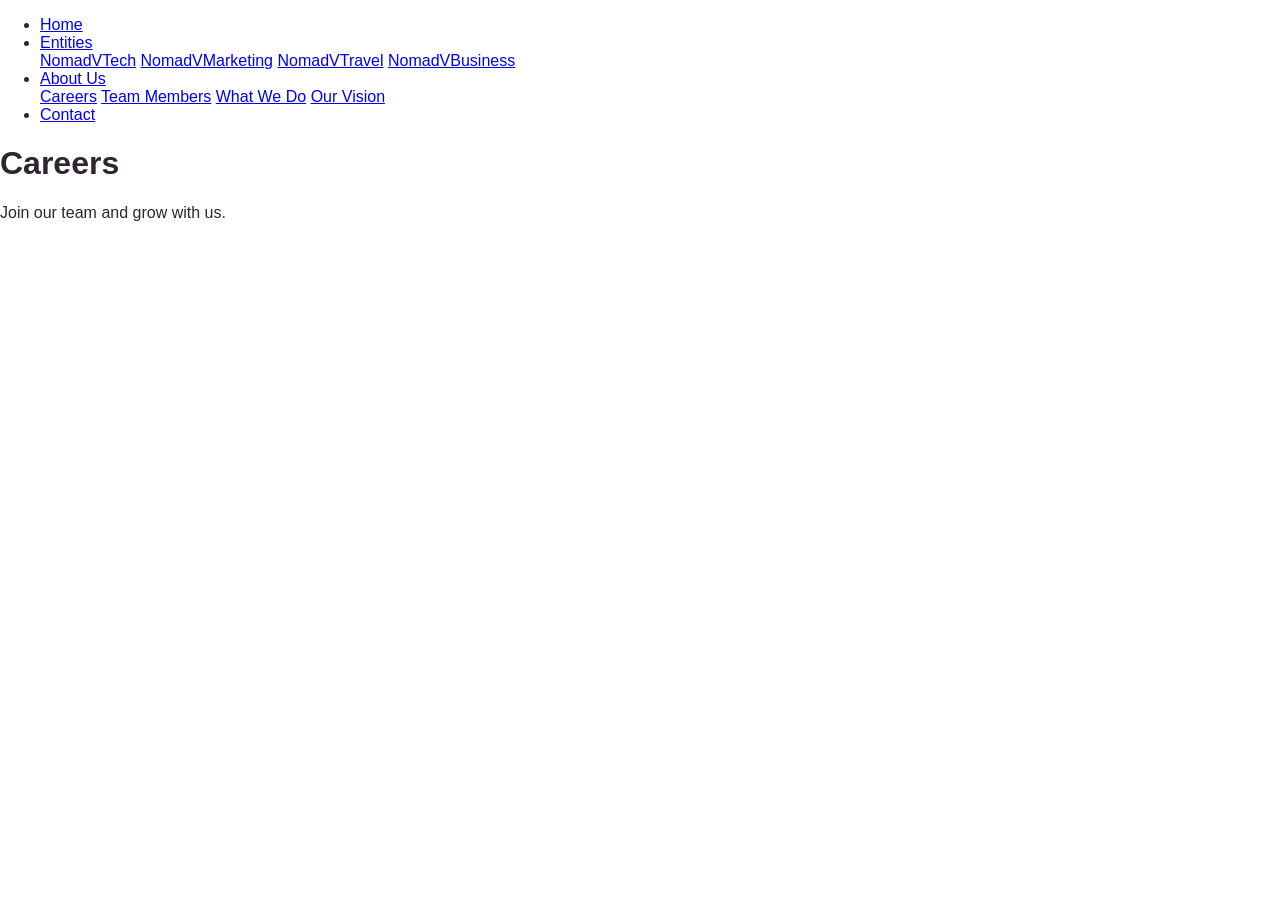
<file: careers.html>
<!DOCTYPE html>
<html lang="en">
<head>
    <meta charset="UTF-8">
    <meta name="viewport" content="width=device-width, initial-scale=1.0">
    <title>NomadVGroup - Careers</title>
    <link rel="stylesheet" href="styles.css">
</head>
<body>
    <nav>
        <ul>
            <li><a href="index.html">Home</a></li>
            <li class="dropdown">
                <a href="entities.html">Entities</a>
                <div class="dropdown-content">
                    <a href="nomadvtech.html">NomadVTech</a>
                    <a href="nomadvmarketing.html">NomadVMarketing</a>
                    <a href="nomadvtravel.html">NomadVTravel</a>
                    <a href="nomadvbusiness.html">NomadVBusiness</a>
                </div>
            </li>
            <li class="dropdown">
                <a href="about.html">About Us</a>
                <div class="dropdown-content">
                    <a href="careers.html">Careers</a>
                    <a href="team.html">Team Members</a>
                    <a href="what-we-do.html">What We Do</a>
                    <a href="vision.html">Our Vision</a>
                </div>
            </li>
            <li><a href="contact.html">Contact</a></li>
        </ul>
    </nav>
    <main>
        <h1>Careers</h1>
        <p>Join our team and grow with us.</p>
    </main>
</body>
</html>
</file>
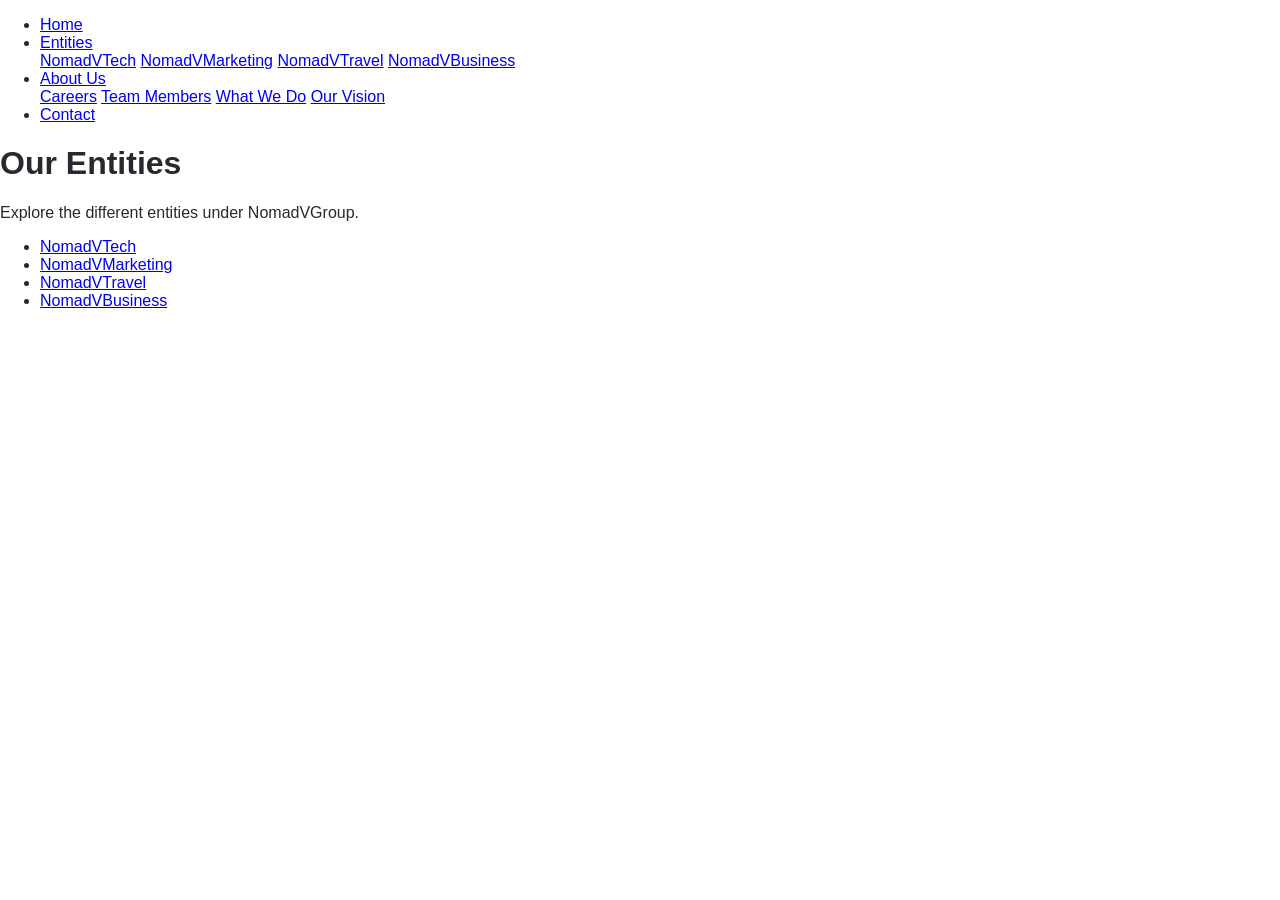
<file: entities.html>
<!DOCTYPE html>
<html lang="en">
<head>
    <meta charset="UTF-8">
    <meta name="viewport" content="width=device-width, initial-scale=1.0">
    <title>NomadVGroup - Entities</title>
    <link rel="stylesheet" href="styles.css">
</head>
<body>
    <nav>
        <ul>
            <li><a href="index.html">Home</a></li>
            <li class="dropdown">
                <a href="entities.html">Entities</a>
                <div class="dropdown-content">
                    <a href="nomadvtech.html">NomadVTech</a>
                    <a href="nomadvmarketing.html">NomadVMarketing</a>
                    <a href="nomadvtravel.html">NomadVTravel</a>
                    <a href="nomadvbusiness.html">NomadVBusiness</a>
                </div>
            </li>
            <li class="dropdown">
                <a href="about.html">About Us</a>
                <div class="dropdown-content">
                    <a href="careers.html">Careers</a>
                    <a href="team.html">Team Members</a>
                    <a href="what-we-do.html">What We Do</a>
                    <a href="vision.html">Our Vision</a>
                </div>
            </li>
            <li><a href="contact.html">Contact</a></li>
        </ul>
    </nav>
    <main>
        <h1>Our Entities</h1>
        <p>Explore the different entities under NomadVGroup.</p>
        <ul>
            <li><a href="nomadvtech.html">NomadVTech</a></li>
            <li><a href="nomadvmarketing.html">NomadVMarketing</a></li>
            <li><a href="nomadvtravel.html">NomadVTravel</a></li>
            <li><a href="nomadvbusiness.html">NomadVBusiness</a></li>
        </ul>
    </main>
</body>
</html>
</file>
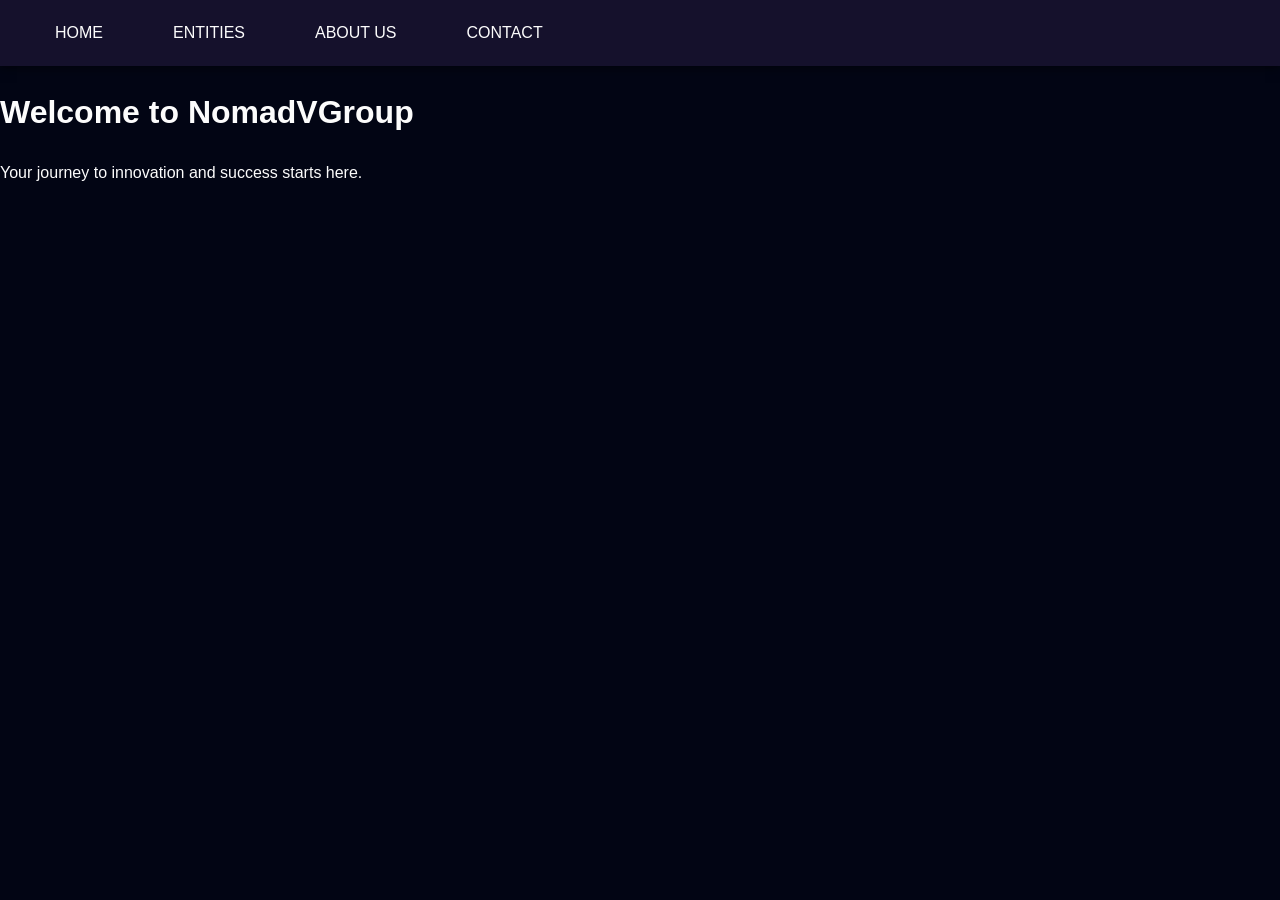
<file: indexHAMBURGERproba.html>
<!DOCTYPE html>
<html lang="en">
<head>
  <meta charset="UTF-8">
  <meta name="viewport" content="width=device-width, initial-scale=1.0">
  <title>Responsive Navbar</title>
  <link rel="stylesheet" href="index.css">
</head>
<body>
  <nav>
    <div class="hamburger-menu" aria-label="Toggle Menu">
      ☰ <!-- Hamburger Icon -->
    </div>
    <ul class="nav-links">
      <li><a href="index.html">Home</a></li>
      <li class="dropdown">
        <a href="entities.html">Entities</a>
        <div class="dropdown-content">
          <a href="nomadvtech.html">NomadVTech</a>
          <a href="nomadvmarketing.html">NomadVMarketing</a>
          <a href="nomadvtravel.html">NomadVTravel</a>
          <a href="nomadvbusiness.html">NomadVBusiness</a>
        </div>
      </li>
      <li class="dropdown">
        <a href="about.html">About Us</a>
        <div class="dropdown-content">
          <a href="careers.html">Careers</a>
          <a href="team.html">Team Members</a>
          <a href="what-we-do.html">What We Do</a>
          <a href="vision.html">Our Vision</a>
        </div>
      </li>
      <li><a href="contact.html">Contact</a></li>
    </ul>
  </nav>
  <script src="script.js"></script>
<main>
    <h1>Welcome to NomadVGroup</h1>
    <p>Your journey to innovation and success starts here.</p>
</main>
</body>
</html>
</file>
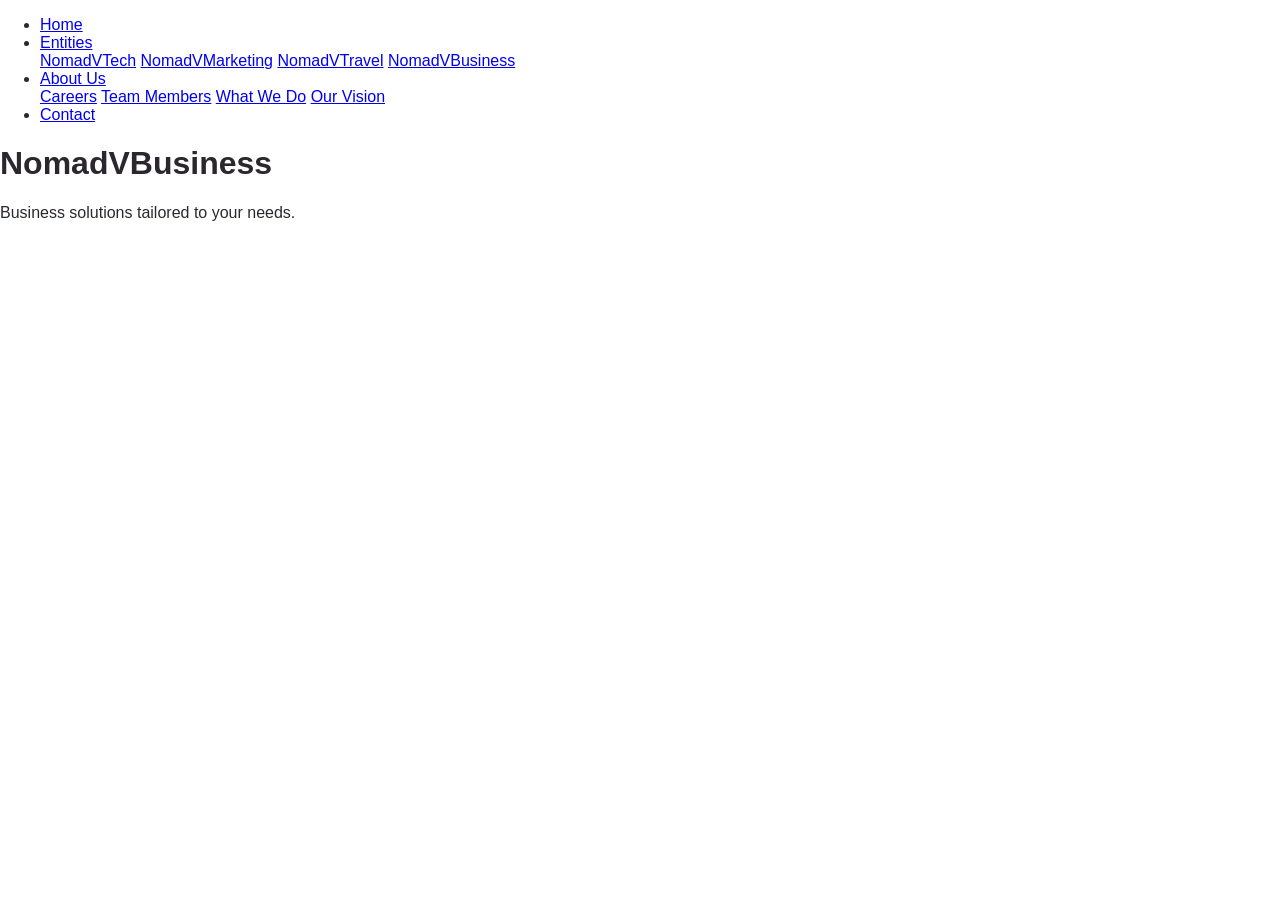
<file: nomadvbusiness.html>
<!DOCTYPE html>
<html lang="en">
<head>
    <meta charset="UTF-8">
    <meta name="viewport" content="width=device-width, initial-scale=1.0">
    <title>NomadVGroup - NomadVBusiness</title>
    <link rel="stylesheet" href="styles.css">
</head>
<body>
    <nav>
        <ul>
            <li><a href="index.html">Home</a></li>
            <li class="dropdown">
                <a href="entities.html">Entities</a>
                <div class="dropdown-content">
                    <a href="nomadvtech.html">NomadVTech</a>
                    <a href="nomadvmarketing.html">NomadVMarketing</a>
                    <a href="nomadvtravel.html">NomadVTravel</a>
                    <a href="nomadvbusiness.html">NomadVBusiness</a>
                </div>
            </li>
            <li class="dropdown">
                <a href="about.html">About Us</a>
                <div class="dropdown-content">
                    <a href="careers.html">Careers</a>
                    <a href="team.html">Team Members</a>
                    <a href="what-we-do.html">What We Do</a>
                    <a href="vision.html">Our Vision</a>
                </div>
            </li>
            <li><a href="contact.html">Contact</a></li>
        </ul>
    </nav>
    <main>
        <h1>NomadVBusiness</h1>
        <p>Business solutions tailored to your needs.</p>
    </main>
</body>
</html>
</file>
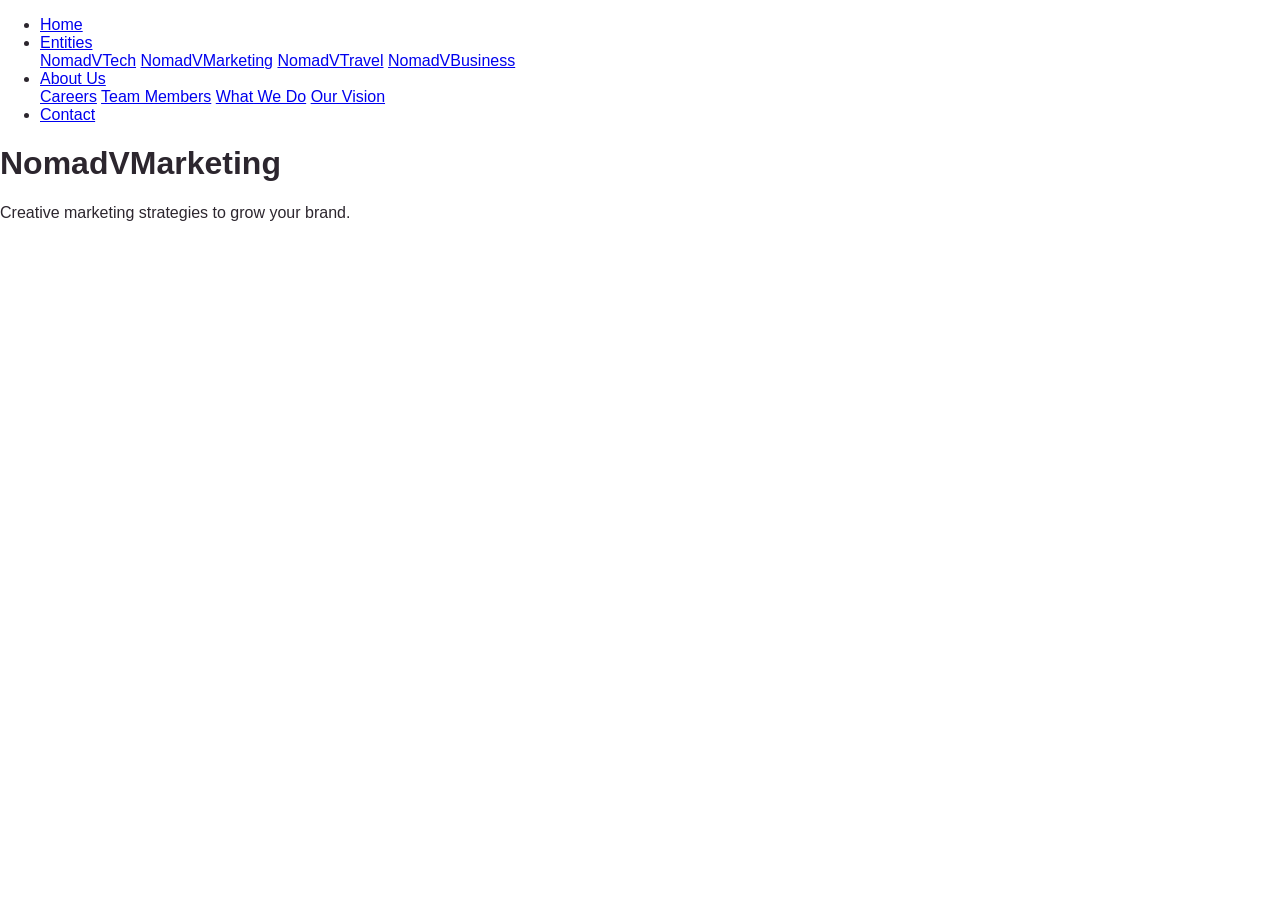
<file: nomadvmarketing.html>
<!DOCTYPE html>
<html lang="en">
<head>
    <meta charset="UTF-8">
    <meta name="viewport" content="width=device-width, initial-scale=1.0">
    <title>NomadVGroup - NomadVMarketing</title>
    <link rel="stylesheet" href="styles.css">
</head>
<body>
    <nav>
        <ul>
            <li><a href="index.html">Home</a></li>
            <li class="dropdown">
                <a href="entities.html">Entities</a>
                <div class="dropdown-content">
                    <a href="nomadvtech.html">NomadVTech</a>
                    <a href="nomadvmarketing.html">NomadVMarketing</a>
                    <a href="nomadvtravel.html">NomadVTravel</a>
                    <a href="nomadvbusiness.html">NomadVBusiness</a>
                </div>
            </li>
            <li class="dropdown">
                <a href="about.html">About Us</a>
                <div class="dropdown-content">
                    <a href="careers.html">Careers</a>
                    <a href="team.html">Team Members</a>
                    <a href="what-we-do.html">What We Do</a>
                    <a href="vision.html">Our Vision</a>
                </div>
            </li>
            <li><a href="contact.html">Contact</a></li>
        </ul>
    </nav>
    <main>
        <h1>NomadVMarketing</h1>
        <p>Creative marketing strategies to grow your brand.</p>
    </main>
</body>
</html>
</file>
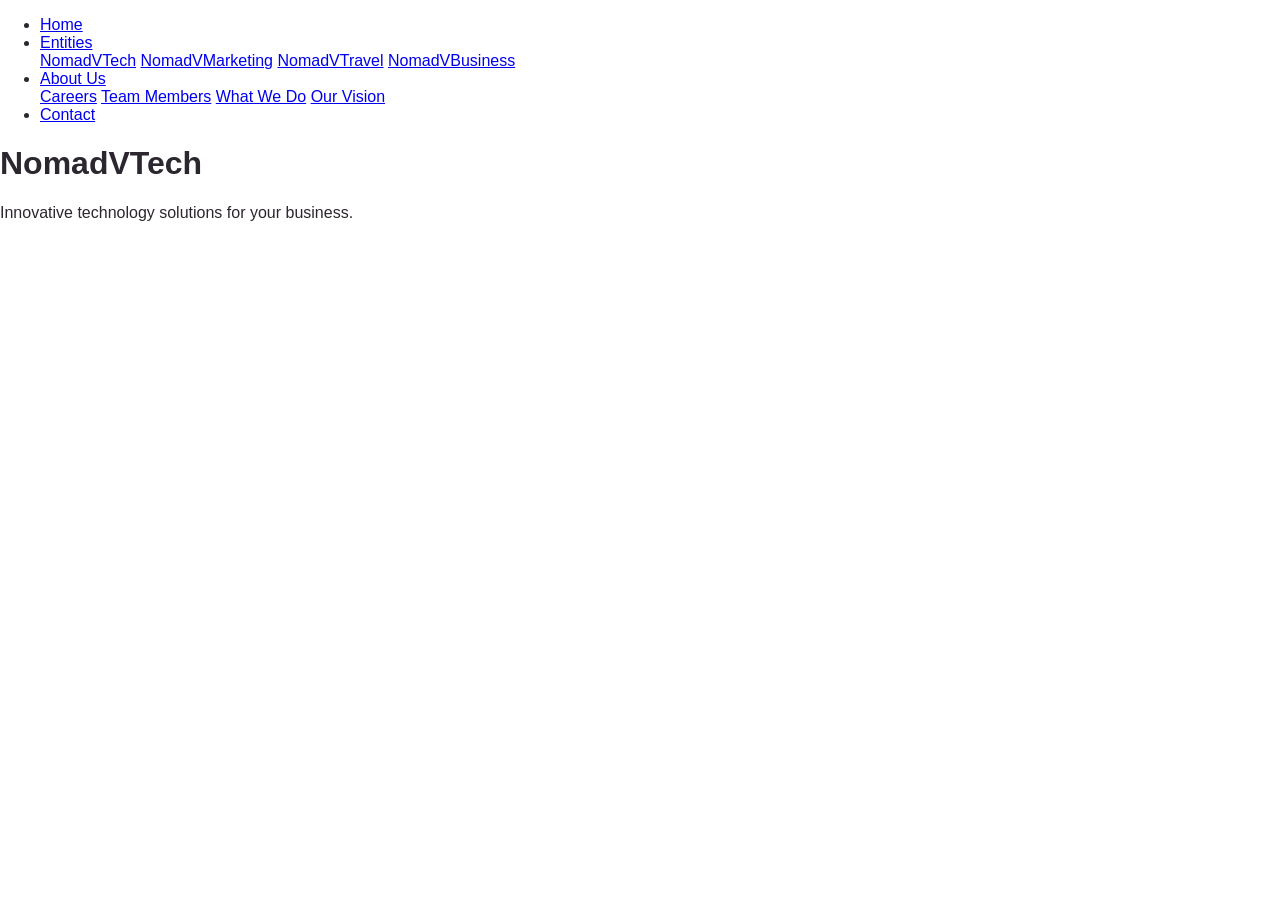
<file: nomadvtech.html>
<!DOCTYPE html>
<html lang="en">
<head>
    <meta charset="UTF-8">
    <meta name="viewport" content="width=device-width, initial-scale=1.0">
    <title>NomadVGroup - NomadVTech</title>
    <link rel="stylesheet" href="styles.css">
</head>
<body>
    <nav>
        <ul>
            <li><a href="index.html">Home</a></li>
            <li class="dropdown">
                <a href="entities.html">Entities</a>
                <div class="dropdown-content">
                    <a href="nomadvtech.html">NomadVTech</a>
                    <a href="nomadvmarketing.html">NomadVMarketing</a>
                    <a href="nomadvtravel.html">NomadVTravel</a>
                    <a href="nomadvbusiness.html">NomadVBusiness</a>
                </div>
            </li>
            <li class="dropdown">
                <a href="about.html">About Us</a>
                <div class="dropdown-content">
                    <a href="careers.html">Careers</a>
                    <a href="team.html">Team Members</a>
                    <a href="what-we-do.html">What We Do</a>
                    <a href="vision.html">Our Vision</a>
                </div>
            </li>
            <li><a href="contact.html">Contact</a></li>
        </ul>
    </nav>
    <main>
        <h1>NomadVTech</h1>
        <p>Innovative technology solutions for your business.</p>
    </main>
</body>
</html>
</file>
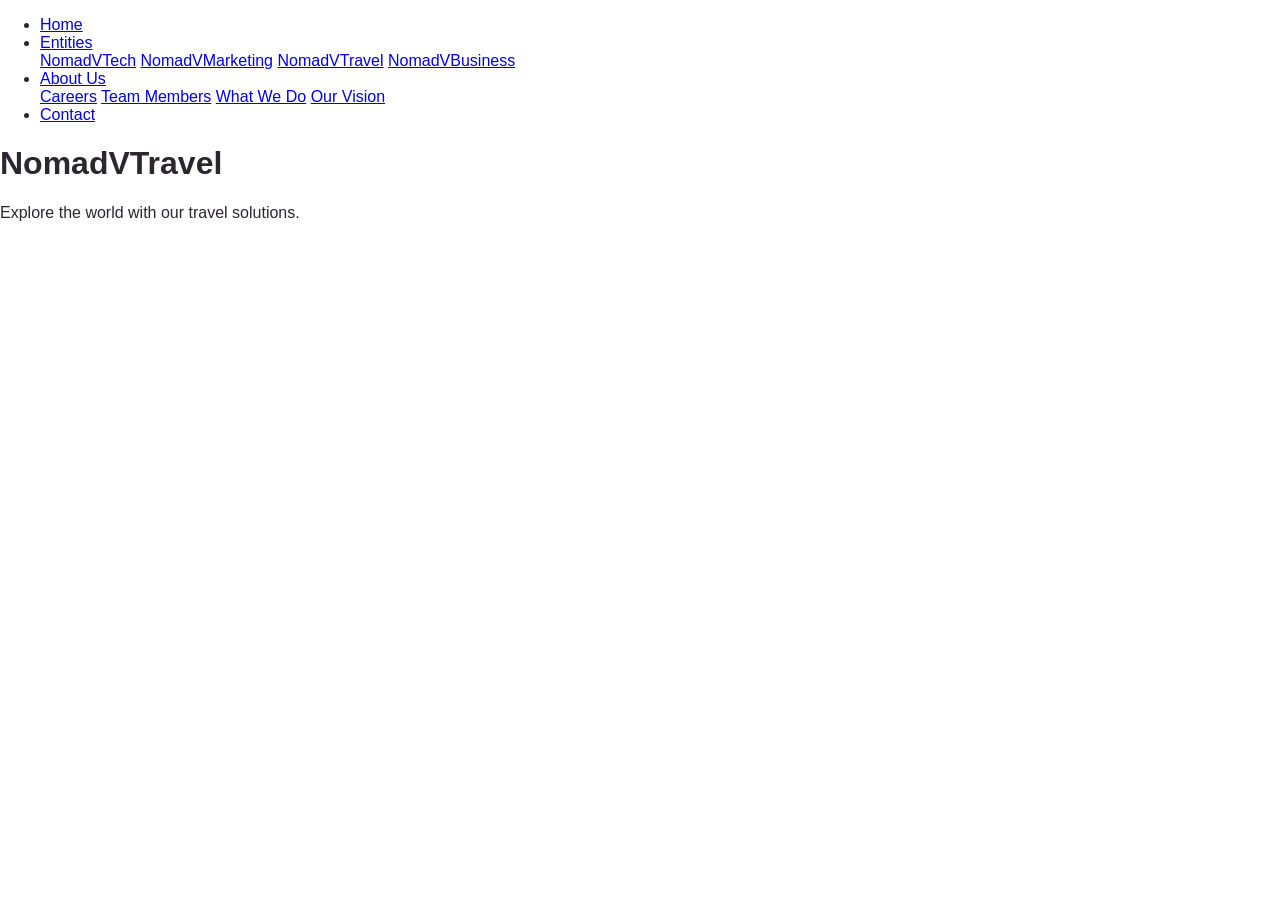
<file: nomadvtravel.html>
<!DOCTYPE html>
<html lang="en">
<head>
    <meta charset="UTF-8">
    <meta name="viewport" content="width=device-width, initial-scale=1.0">
    <title>NomadVGroup - NomadVTravel</title>
    <link rel="stylesheet" href="styles.css">
</head>
<body>
    <nav>
        <ul>
            <li><a href="index.html">Home</a></li>
            <li class="dropdown">
                <a href="entities.html">Entities</a>
                <div class="dropdown-content">
                    <a href="nomadvtech.html">NomadVTech</a>
                    <a href="nomadvmarketing.html">NomadVMarketing</a>
                    <a href="nomadvtravel.html">NomadVTravel</a>
                    <a href="nomadvbusiness.html">NomadVBusiness</a>
                </div>
            </li>
            <li class="dropdown">
                <a href="about.html">About Us</a>
                <div class="dropdown-content">
                    <a href="careers.html">Careers</a>
                    <a href="team.html">Team Members</a>
                    <a href="what-we-do.html">What We Do</a>
                    <a href="vision.html">Our Vision</a>
                </div>
            </li>
            <li><a href="contact.html">Contact</a></li>
        </ul>
    </nav>
    <main>
        <h1>NomadVTravel</h1>
        <p>Explore the world with our travel solutions.</p>
    </main>
</body>
</html>
</file>
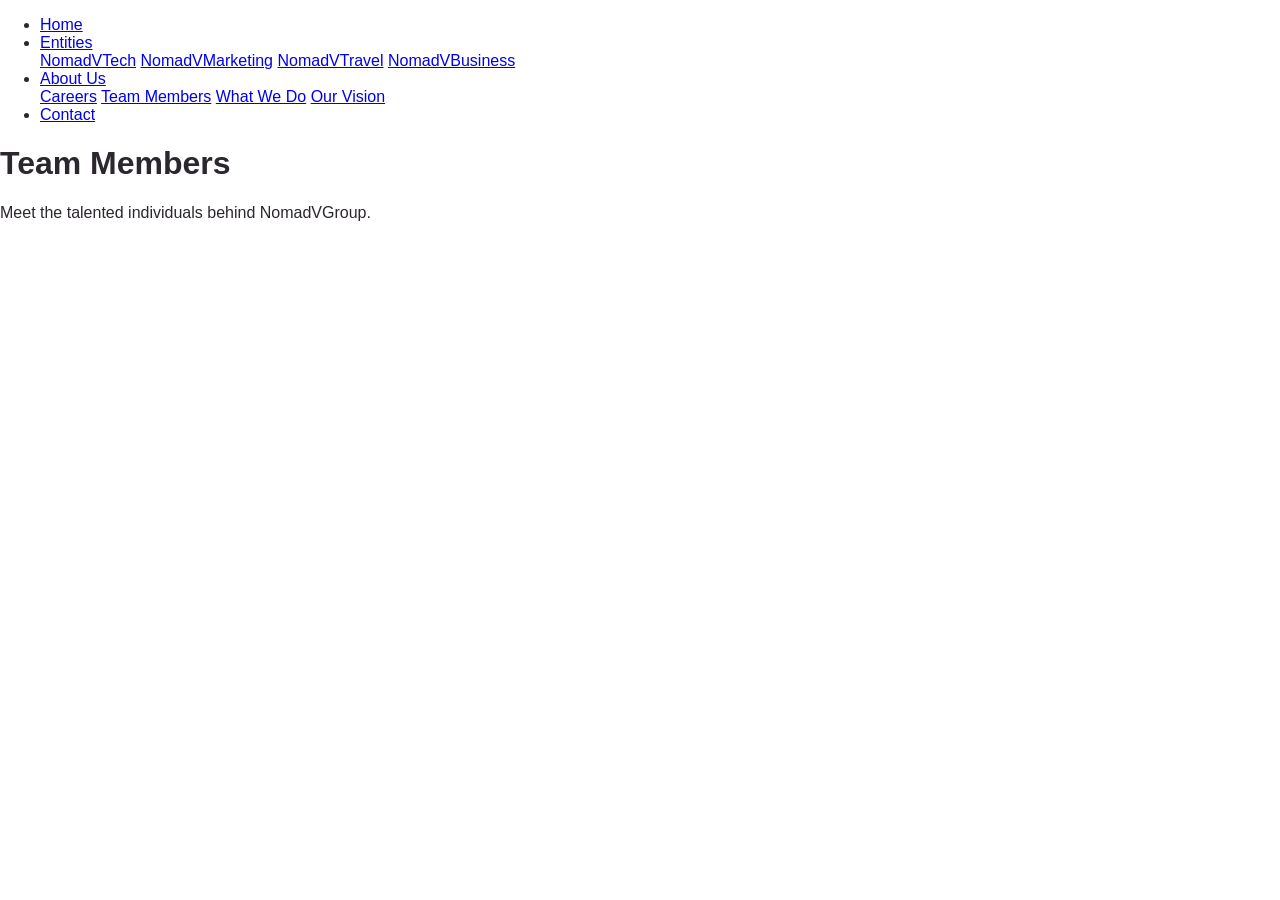
<file: team.html>
<!DOCTYPE html>
<html lang="en">
<head>
    <meta charset="UTF-8">
    <meta name="viewport" content="width=device-width, initial-scale=1.0">
    <title>NomadVGroup - Team Members</title>
    <link rel="stylesheet" href="styles.css">
</head>
<body>
    <nav>
        <ul>
            <li><a href="index.html">Home</a></li>
            <li class="dropdown">
                <a href="entities.html">Entities</a>
                <div class="dropdown-content">
                    <a href="nomadvtech.html">NomadVTech</a>
                    <a href="nomadvmarketing.html">NomadVMarketing</a>
                    <a href="nomadvtravel.html">NomadVTravel</a>
                    <a href="nomadvbusiness.html">NomadVBusiness</a>
                </div>
            </li>
            <li class="dropdown">
                <a href="about.html">About Us</a>
                <div class="dropdown-content">
                    <a href="careers.html">Careers</a>
                    <a href="team.html">Team Members</a>
                    <a href="what-we-do.html">What We Do</a>
                    <a href="vision.html">Our Vision</a>
                </div>
            </li>
            <li><a href="contact.html">Contact</a></li>
        </ul>
    </nav>
    <main>
        <h1>Team Members</h1>
        <p>Meet the talented individuals behind NomadVGroup.</p>
    </main>
</body>
</html>
</file>
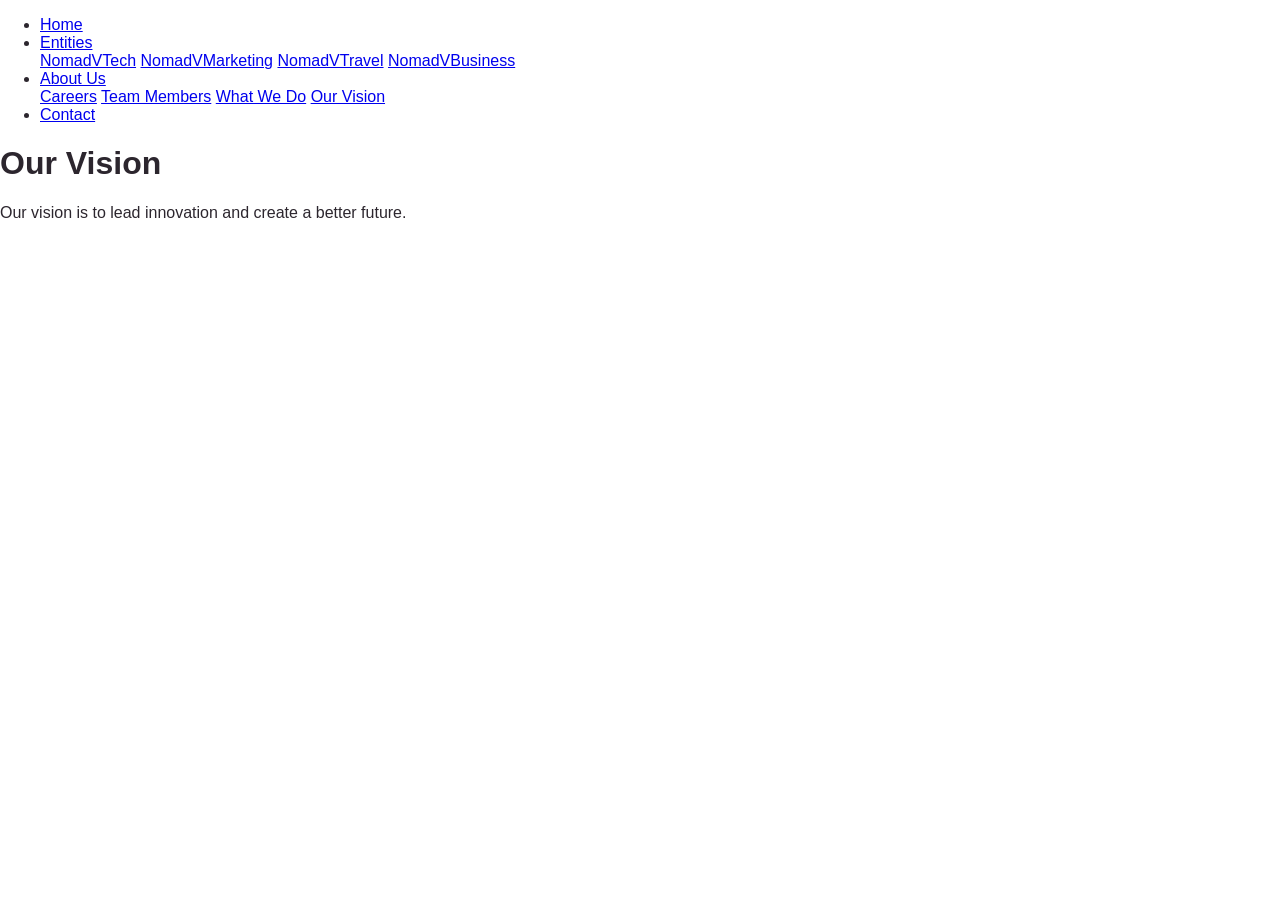
<file: vision.html>
<!DOCTYPE html>
<html lang="en">
<head>
    <meta charset="UTF-8">
    <meta name="viewport" content="width=device-width, initial-scale=1.0">
    <title>NomadVGroup - Our Vision</title>
    <link rel="stylesheet" href="styles.css">
</head>
<body>
    <nav>
        <ul>
            <li><a href="index.html">Home</a></li>
            <li class="dropdown">
                <a href="entities.html">Entities</a>
                <div class="dropdown-content">
                    <a href="nomadvtech.html">NomadVTech</a>
                    <a href="nomadvmarketing.html">NomadVMarketing</a>
                    <a href="nomadvtravel.html">NomadVTravel</a>
                    <a href="nomadvbusiness.html">NomadVBusiness</a>
                </div>
            </li>
            <li class="dropdown">
                <a href="about.html">About Us</a>
                <div class="dropdown-content">
                    <a href="careers.html">Careers</a>
                    <a href="team.html">Team Members</a>
                    <a href="what-we-do.html">What We Do</a>
                    <a href="vision.html">Our Vision</a>
                </div>
            </li>
            <li><a href="contact.html">Contact</a></li>
        </ul>
    </nav>
    <main>
        <h1>Our Vision</h1>
        <p>Our vision is to lead innovation and create a better future.</p>
    </main>
</body>
</html>
</file>
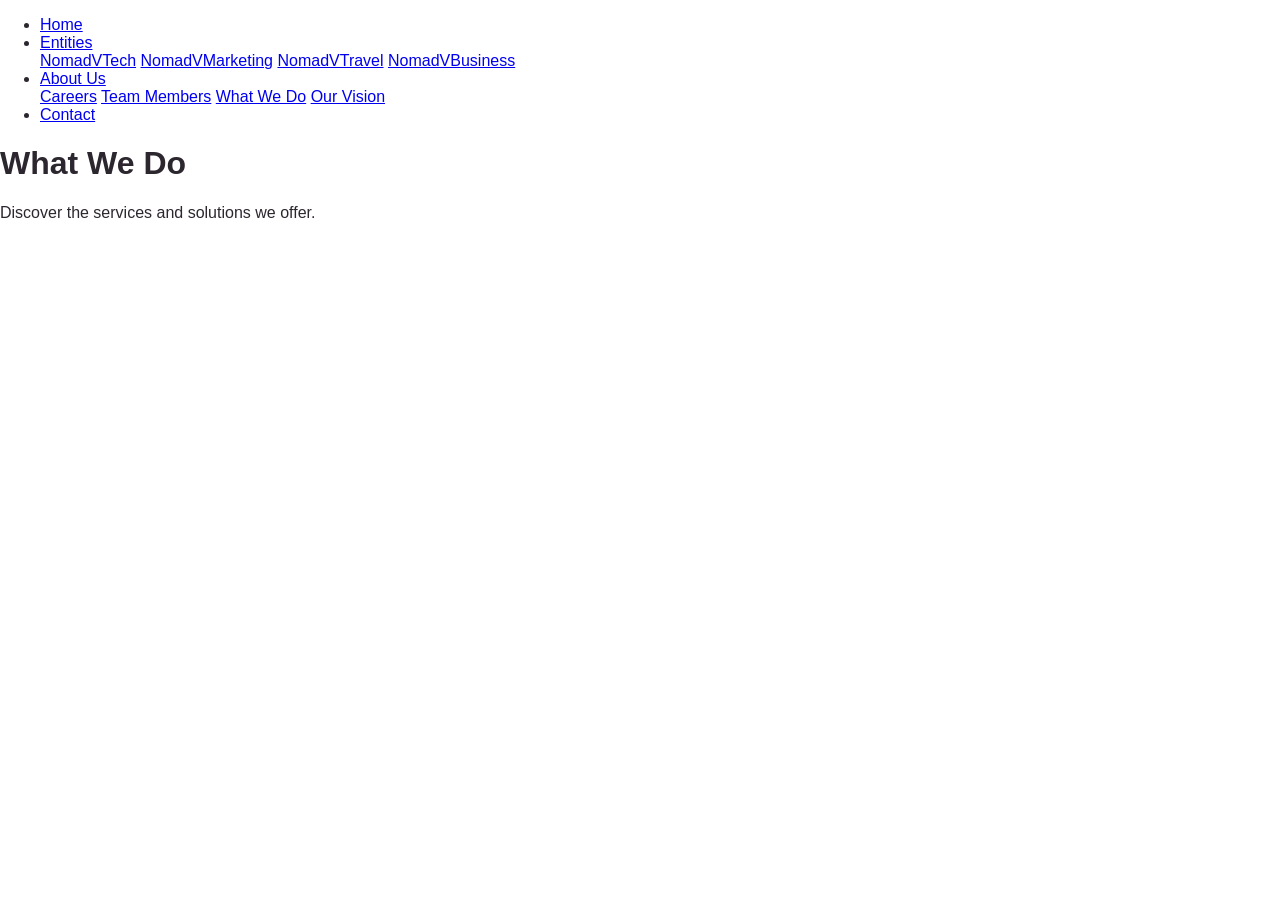
<file: what-we-do.html>
<!DOCTYPE html>
<html lang="en">
<head>
    <meta charset="UTF-8">
    <meta name="viewport" content="width=device-width, initial-scale=1.0">
    <title>NomadVGroup - What We Do</title>
    <link rel="stylesheet" href="styles.css">
</head>
<body>
    <nav>
        <ul>
            <li><a href="index.html">Home</a></li>
            <li class="dropdown">
                <a href="entities.html">Entities</a>
                <div class="dropdown-content">
                    <a href="nomadvtech.html">NomadVTech</a>
                    <a href="nomadvmarketing.html">NomadVMarketing</a>
                    <a href="nomadvtravel.html">NomadVTravel</a>
                    <a href="nomadvbusiness.html">NomadVBusiness</a>
                </div>
            </li>
            <li class="dropdown">
                <a href="about.html">About Us</a>
                <div class="dropdown-content">
                    <a href="careers.html">Careers</a>
                    <a href="team.html">Team Members</a>
                    <a href="what-we-do.html">What We Do</a>
                    <a href="vision.html">Our Vision</a>
                </div>
            </li>
            <li><a href="contact.html">Contact</a></li>
        </ul>
    </nav>
    <main>
        <h1>What We Do</h1>
        <p>Discover the services and solutions we offer.</p>
    </main>
</body>
</html>
</file>
<file: styles.css>
body {
  margin: 0;
  font-family: 'Segoe UI', Tahoma, Geneva, Verdana, sans-serif;
  background-color: #fff;
  color: #2c262e;
}
.navbar {
  position: sticky;
  top: 0;
  display: flex;
  justify-content: space-between;
  align-items: center;
  background: rgba(70,49,135,0.9);
  color: white;
  padding: 1rem 2rem;
}
.navbar ul {
  list-style: none;
  display: flex;
  gap: 1rem;
}
.navbar a {
  text-decoration: none;
  color: white;
  position: relative;
}
.navbar a::after {
  content: '';
  position: absolute;
  width: 0;
  height: 2px;
  bottom: -3px;
  left: 0;
  background-color: #c1ff75;
  transition: width 0.3s;
}
.navbar a:hover::after {
  width: 100%;
}
.hero {
  text-align: center;
  padding: 4rem 2rem;
  background: linear-gradient(135deg, #463187, #e0d6ff);
  color: white;
}
.hero .socials img {
  width: 30px;
  margin: 0 0.5rem;
}
.services {
  padding: 2rem;
  background-color: #f8f8f8;
}
.services .card {
  background: white;
  margin: 0.5rem 0;
  padding: 1rem;
  border-radius: 8px;
  transition: transform 0.3s;
}
.services .card:hover {
  transform: scale(1.05);
  background-color: #e0d6ff;
}
.founders {
  padding: 2rem;
  display: flex;
  justify-content: center;
  gap: 2rem;
}
.founder-card {
  background: white;
  border-radius: 12px;
  padding: 1rem;
  text-align: center;
  transition: transform 0.3s;
}
.founder-card:hover {
  transform: translateY(-5px);
}
.connect-btn {
  display: inline-block;
  margin-top: 0.5rem;
  padding: 0.5rem 1rem;
  background-color: #463187;
  color: #fff;
  border-radius: 20px;
  text-decoration: none;
  transition: background-color 0.3s, transform 0.3s;
}
.connect-btn:hover {
  background-color: #c1ff75;
  color: #2c262e;
  transform: scale(1.1);
}
.contact {
  padding: 2rem;
  text-align: center;
  background-color: #463187;
  color: white;
}
footer {
  text-align: center;
  padding: 1rem;
  background-color: #2c262e;
  color: white;
}
</file>
<file: index.css>
/* General Styles */
body {
    font-family: 'Satoshi', sans-serif;
    margin: 0;
    padding: 0;
    background-color: #020514; /* Dark background */
    color: #FCFCFC; /* White text */
    line-height: 1.6;
}

/* Navbar Styles */
nav {
    background: #15112C; /* Dark navy background */
    padding: 10px 20px;
    display: flex;
    justify-content: space-between; /* Space between logo and nav links */
    align-items: center;
    box-shadow: 0 2px 10px rgba(0, 0, 0, 0.5);
    position: relative;
}

/* Logo Styles */
.logo img {
    height: 40px; /* Adjust the height of the logo */
    width: auto; /* Maintain aspect ratio */
}

/* Nav Links */
.nav-links {
    list-style: none;
    margin: 0;
    padding: 0;
    display: flex;
    align-items: center;
}

.nav-links li {
    margin: 0 15px;
    position: relative;
}

.nav-links li a {
    color: #FCFCFC; /* White text */
    text-decoration: none;
    padding: 10px 20px;
    display: block;
    font-weight: 500;
    text-transform: uppercase;
    transition: background 0.3s ease, color 0.3s ease;
}

.nav-links li a:hover {
    background: #3131A8; /* Purple hover */
    border-radius: 5px;
}

/* Dropdown Styles */
.dropdown-content {
    display: none;
    position: absolute;
    background: #15112C; /* Dark navy dropdown background */
    top: 100%;
    left: 0;
    min-width: 160px;
    z-index: 1;
    border-radius: 5px;
    box-shadow: 0 4px 8px rgba(0, 0, 0, 0.5);
}

.dropdown-content a {
    padding: 10px;
    display: block;
    color: #FCFCFC;
    transition: background 0.3s ease;
}

.dropdown-content a:hover {
    background: #3131A8; /* Purple hover */
    border-radius: 5px;
}

.dropdown:hover .dropdown-content {
    display: block;
}

/* Hamburger Menu */
.hamburger-menu {
    display: none;
    flex-direction: column;
    cursor: pointer;
}

.hamburger-menu .line {
    width: 25px;
    height: 3px;
    background: #FCFCFC; /* White lines */
    margin: 4px 0;
    transition: transform 0.3s ease, opacity 0.3s ease;
}

/* Hamburger Menu Animation */
.hamburger-menu.open .line:nth-child(1) {
    transform: rotate(45deg) translate(5px, 5px);
}

.hamburger-menu.open .line:nth-child(2) {
    opacity: 0;
}

.hamburger-menu.open .line:nth-child(3) {
    transform: rotate(-45deg) translate(5px, -5px);
}

/* Responsive Styles */
@media (max-width: 768px) {
    .hamburger-menu {
        display: flex;
    }

    .nav-links {
        display: none;
        flex-direction: column;
        width: 100%;
        background: #15112C; /* Dark navy background */
        position: absolute;
        top: 60px;
        left: 0;
        z-index: 1;
    }

    .nav-links.active {
        display: flex;
    }

    .nav-links li {
        margin: 10px 0;
        text-align: center;
    }

    .dropdown-content {
        position: static;
        background: #3131A8; /* Purple background for dropdown */
        border-radius: 0;
    }
}

/* Hero Section */
#hero {
    background: linear-gradient(to right, #020514, #15112C);
    color: #FCFCFC;
    padding: 100px 20px;
    text-align: center;
}

.hero-content h1 {
    font-size: 3.5em;
    margin-bottom: 20px;
    color: #4141DC; /* Bright blue for headings */
}

.hero-content .tagline {
    font-size: 1.5em;
    margin-bottom: 40px;
}

.cta-button {
    background-color: #4141DC; /* Bright blue */
    color: #FCFCFC;
    padding: 15px 30px;
    text-decoration: none;
    border-radius: 5px;
    font-weight: bold;
    transition: background 0.3s ease;
}

.cta-button:hover {
    background-color: #3131A8; /* Purple on hover */
}

/* About Section */
#about {
    padding: 80px 20px;
    background-color: #15112C;
    color: #FCFCFC;
    text-align: center;
}

.about-content h2 {
    font-size: 2.5em;
    margin-bottom: 20px;
    color: #4141DC;
}

.about-content p {
    font-size: 1.2em;
    max-width: 800px;
    margin: 0 auto 40px;
}

.stats {
    display: flex;
    justify-content: space-around;
    margin-top: 40px;
}

.stat {
    text-align: center;
}

.stat h3 {
    font-size: 2.5em;
    color: #4141DC;
    margin-bottom: 10px;
}

.stat p {
    font-size: 1.1em;
}

/* Services Section */
#services {
    padding: 80px 20px;
    background-color: #020514;
    color: #FCFCFC;
    text-align: center;
}

#services h2 {
    font-size: 2.5em;
    margin-bottom: 40px;
    color: #4141DC;
}

.services-grid {
    display: grid;
    grid-template-columns: repeat(auto-fit, minmax(250px, 1fr));
    gap: 20px;
    max-width: 1200px;
    margin: 0 auto;
}

.service-card {
    background-color: #15112C;
    padding: 20px;
    border-radius: 10px;
    transition: transform 0.3s ease;
}

.service-card:hover {
    transform: translateY(-10px);
}

.service-card h3 {
    font-size: 1.8em;
    margin-bottom: 15px;
    color: #4141DC;
}

.service-card p {
    font-size: 1.1em;
    margin-bottom: 20px;
}

.service-link {
    background-color: #4141DC;
    color: #FCFCFC;
    padding: 10px 20px;
    text-decoration: none;
    border-radius: 5px;
    transition: background 0.3s ease;
}

.service-link:hover {
    background-color: #3131A8;
}

/* Call-to-Action Section */
#cta {
    background: linear-gradient(to right, #020514, #15112C);
    color: #FCFCFC;
    padding: 80px 20px;
    text-align: center;
}

.cta-content h2 {
    font-size: 2.5em;
    margin-bottom: 20px;
    color: #4141DC;
}

.cta-content p {
    font-size: 1.2em;
    margin-bottom: 40px;
}

/* Footer Styles */
footer {
    background-color: #15112C; /* Dark navy background */
    color: #FCFCFC; /* White text */
    padding: 40px 20px;
    margin-top: 60px;
}

.footer-container {
    display: flex;
    flex-wrap: wrap;
    justify-content: space-between;
    max-width: 1200px;
    margin: 0 auto;
    gap: 20px;
}

.footer-column {
    flex: 1;
    min-width: 200px;
    margin-bottom: 20px;
}

.footer-column h3 {
    font-size: 1.5em;
    margin-bottom: 20px;
    color: #4141DC; /* Bright blue for headings */
}

.footer-column p {
    font-size: 1em;
    line-height: 1.6;
}

.footer-column ul {
    list-style: none;
    padding: 0;
    margin: 0;
}

.footer-column ul li {
    margin-bottom: 10px;
}

.footer-column ul li a {
    color: #FCFCFC;
    text-decoration: none;
    transition: color 0.3s ease;
}

.footer-column ul li a:hover {
    color: #4141DC; /* Bright blue on hover */
}

.footer-column ul li strong {
    color: #4141DC; /* Bright blue for strong text */
}

/* Social Media Icons */
.social-media {
    display: flex;
    gap: 15px;
}

.social-media a {
    display: inline-block;
    transition: transform 0.3s ease;
}

.social-media a:hover {
    transform: translateY(-5px);
}

.social-media img {
    width: 24px;
    height: 24px;
    filter: brightness(0) invert(1); /* Make icons white */
}

/* Newsletter Form */
.newsletter-form {
    display: flex;
    gap: 10px;
}

.newsletter-form input {
    flex: 1;
    padding: 10px;
    border: 1px solid #4141DC;
    border-radius: 5px;
    background-color: transparent;
    color: #FCFCFC;
    outline: none;
}

.newsletter-form input::placeholder {
    color: #FCFCFC;
    opacity: 0.7;
}

.newsletter-form button {
    background-color: #4141DC;
    color: #FCFCFC;
    border: none;
    padding: 10px 20px;
    border-radius: 5px;
    cursor: pointer;
    transition: background 0.3s ease;
}

.newsletter-form button:hover {
    background-color: #3131A8; /* Darker blue on hover */
}

/* Footer Bottom */
.footer-bottom {
    text-align: center;
    margin-top: 40px;
    padding-top: 20px;
    border-top: 1px solid #3131A8;
}

.footer-bottom p {
    margin: 0;
    font-size: 0.9em;
    color: #FCFCFC;
}

/* Social Media Icons */
.social-media {
    display: flex;
    gap: 15px;
}

.social-media a {
    color: #FCFCFC; /* White icons */
    font-size: 24px;
    transition: transform 0.3s ease, color 0.3s ease;
}

.social-media a:hover {
    color: #4141DC; /* Bright blue on hover */
    transform: translateY(-5px); /* Move icons up slightly */
}
</file>
